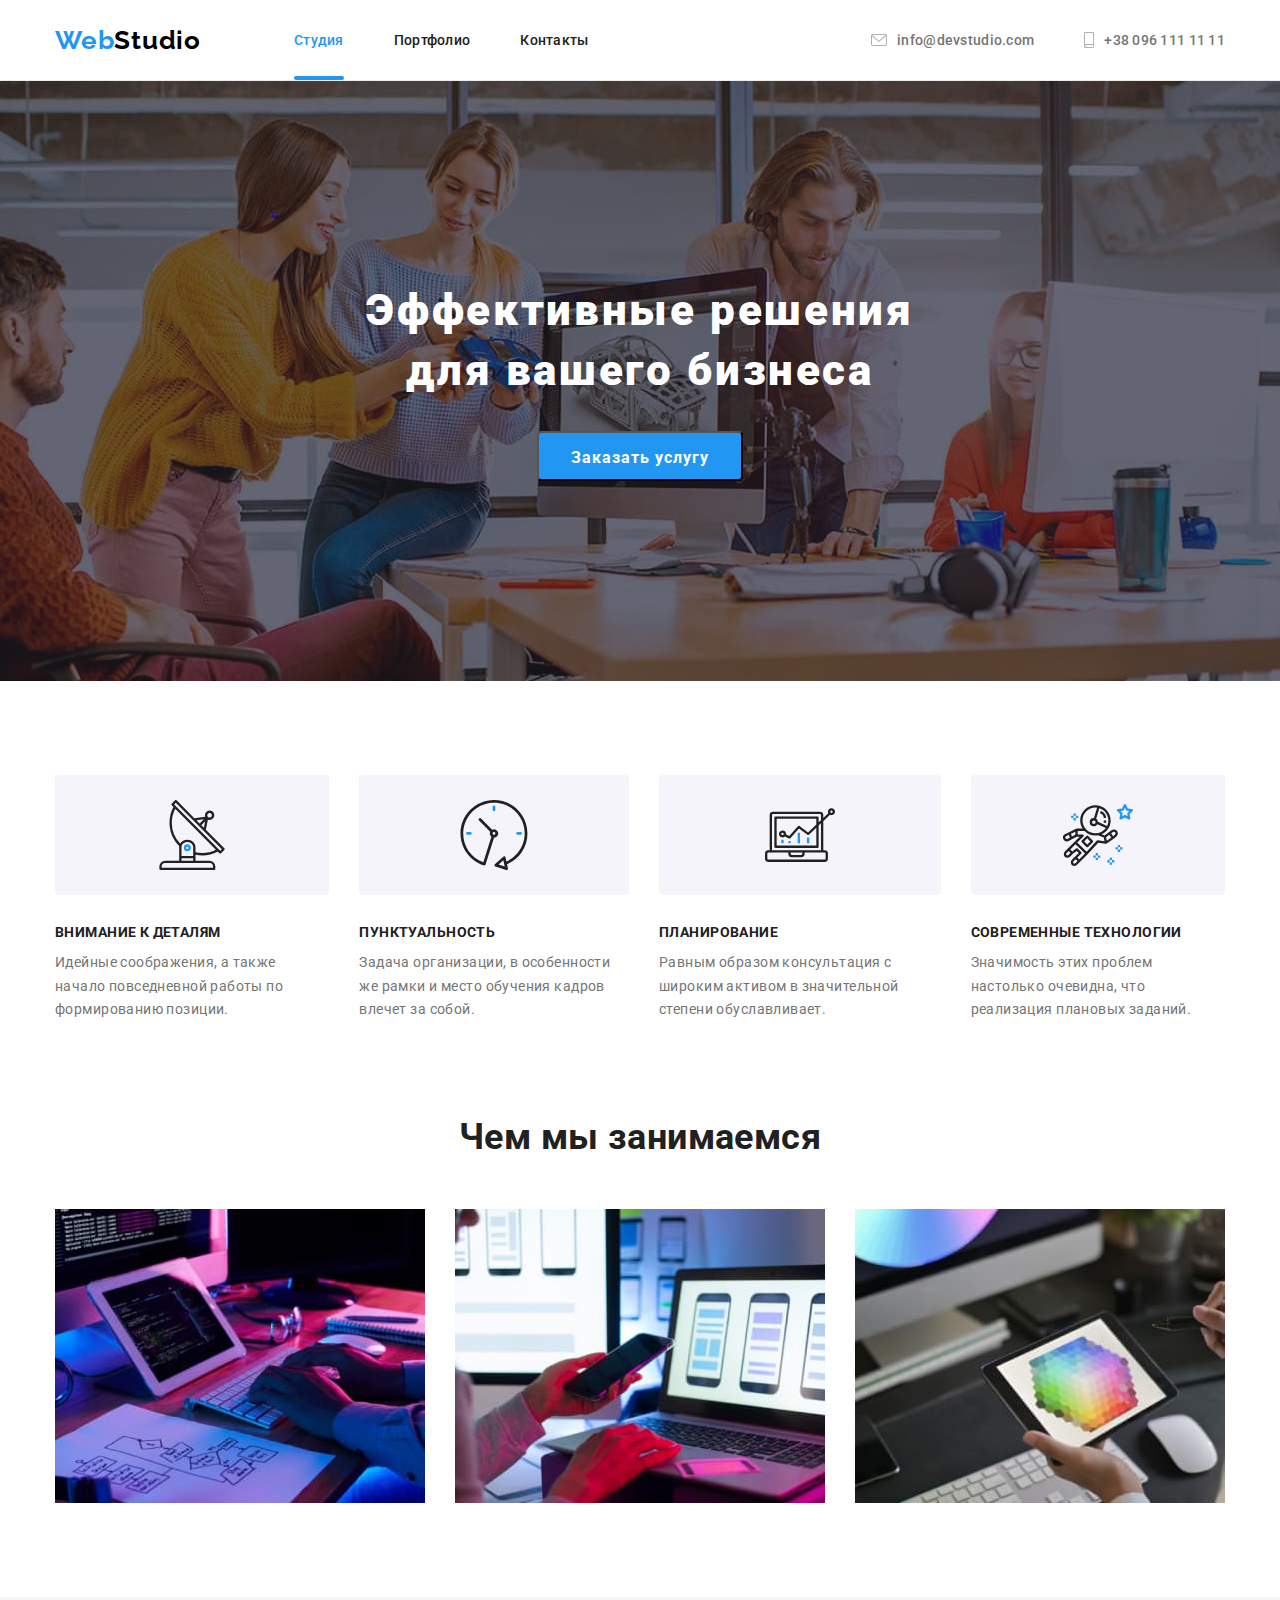
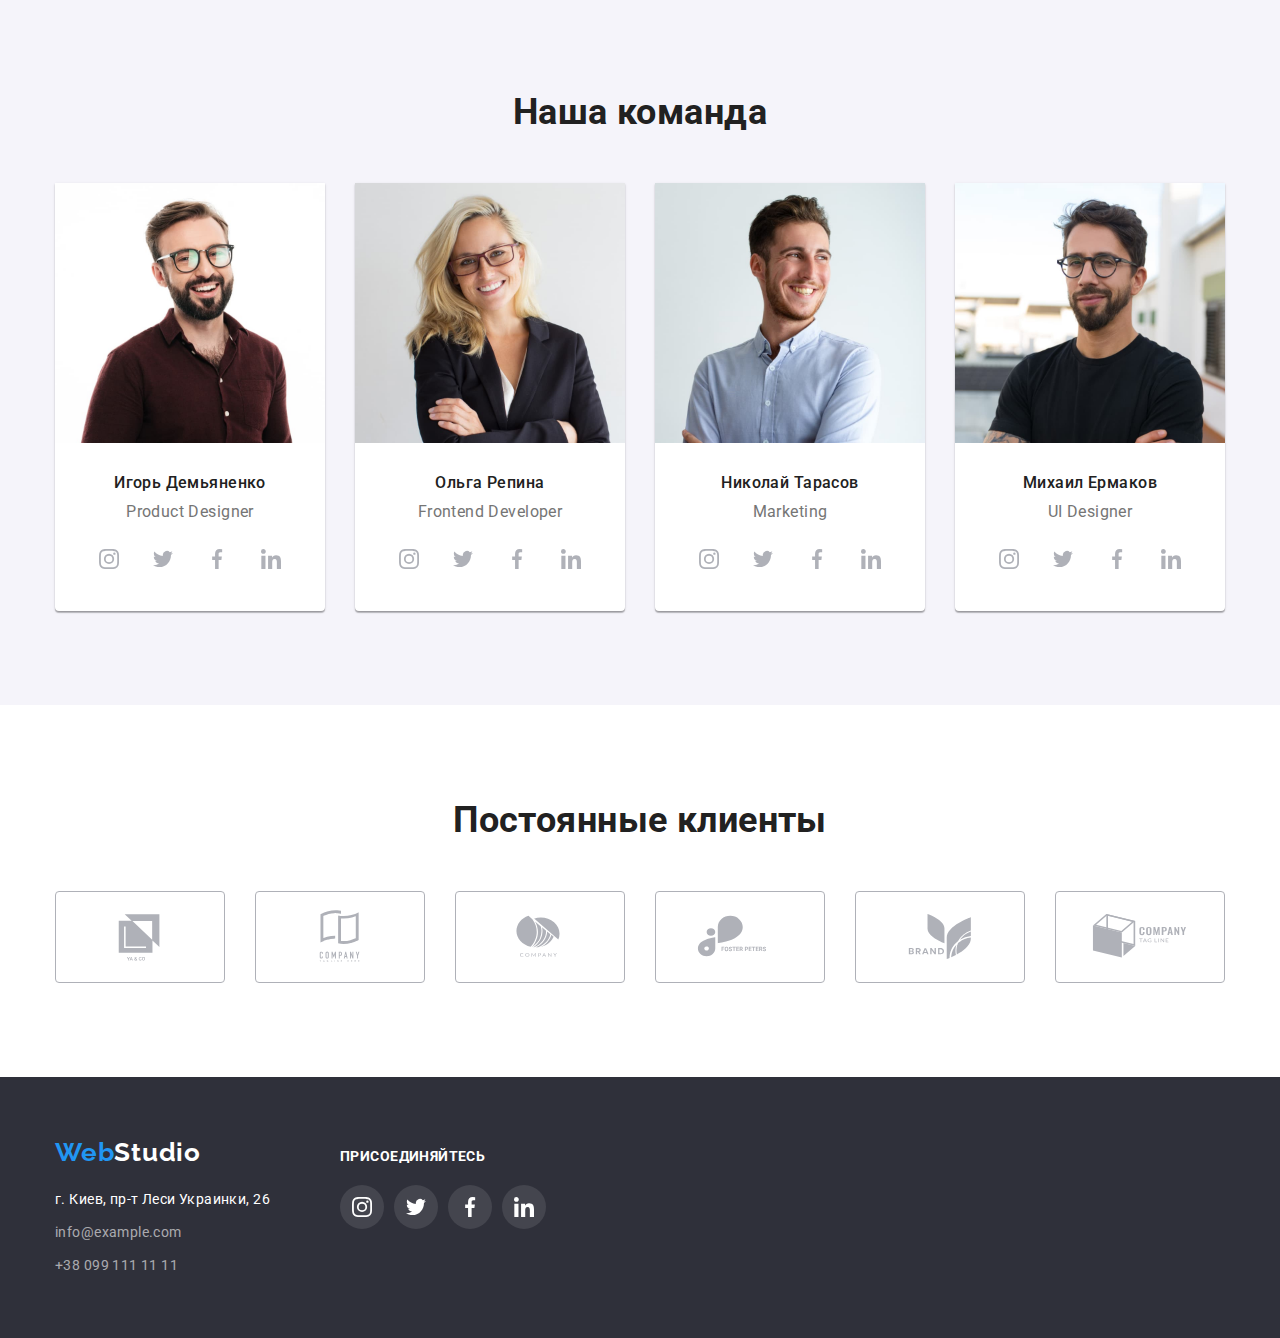
<file: index.html>
<!DOCTYPE html>
<html lang="ru">
<head>
    <meta charset="UTF-8">
    <meta http-equiv="X-UA-Compatible" content="IE=edge">
    <meta name="viewport" content="width=device-width, initial-scale=1.0">
    <title>Web Studio</title>
    <link rel="preconnect" href="https://fonts.googleapis.com">
    <link rel="preconnect" href="https://fonts.gstatic.com" crossorigin>
    <link href="https://fonts.googleapis.com/css2?family=Raleway:wght@700&family=Roboto:wght@400;500;700;900&display=swap"
        rel="stylesheet">
    <link rel="stylesheet" href="https://github.com/sindresorhus/modern-normalize/blob/main/modern-normalize.css">
    <link rel="stylesheet" href="./css/styles.css">
</head>
<body>
    <!--Шапка страницы-->
    <header class="page-header">
        <div class="container main-nav">
            <nav class="navigation">
                <a href="/" class="logo">
                    Web<span class="header-logo">Studio</span>
                </a>
                <ul class="site-nav list">
                    <li class= "item">
                        <a href="./index.html" class="link active">Студия</a>
                    </li>
                    <li class= "item">
                        <a href="./portfolio.html" class="link">Портфолио</a>
                    </li>
                    <li class= "item">
                        <a href="" class="link">Контакты</a>
                    </li>
                </ul>
            </nav>
            <ul class="contacts list">
                <li class= "item">
                    <a href="mailto:info@devstudio.com" class="link mail-header">
                        <svg class="icon-mail">
                            <use href="images/sprite.svg#icon-envelope">
                            </use>
                        </svg> 
                    info@devstudio.com</a>
                </li>
                <li class= "item"><a href="tel:+380961111111" class="link tel-header">
                    <svg class="icon-tel">
                        <use href="images/sprite.svg#icon-smartphone">                    
                        </use>
                    </svg>+38 096 111 11 11</a></li>
            </ul>
        </div>
    </header>
    <!--Уникальный контент страницы-->
    <main>
        
        <section class="hero">
            <div class="container hero-container">
            <h1 class="hero-title">Эффективные решения<br /> для вашего бизнеса</h1>
            <button type="button" class="hero-button">Заказать услугу</button>
            </div>
        </section>
        
        <section class="section features">
            <div class="container">
            <h2 class="section-title">Особенности</h2>
            <ul class="list features-list">
                <li class="item features-antenna">
                    <div class="features-icon">
                        <svg class="icon-antenna" width="70" height="70">
                            <use href="images/sprite.svg#icon-antenna-1">
                            </use>
                        </svg>
                    </div>
                    
                    <h3 class="title">Внимание к деталям</h3>
                    <p class="text">Идейные соображения, а также начало повседневной работы по формированию позиции.</p>
                </li>
                <li class="item features-clock">
                    <div class="features-icon">
                        <svg class="icon-clock" width="70" height="70">
                            <use href="images/sprite.svg#icon-clock-1">
                            </use>
                        </svg>
                    </div>
                    
                    <h3 class="title">Пунктуальность</h3>
                    <p class="text">Задача организации, в особенности же рамки и место обучения кадров влечет за собой.</p>
                </li>
                <li class="item features-diagram">
                    <div class="features-icon">
                        <svg class="icon-diagram" width="70" height="70">
                            <use href="images/sprite.svg#icon-diagram-1">
                            </use>
                        </svg>
                    </div>
                    
                    <h3 class="title">Планирование</h3>
                    <p class="text">Равным образом консультация с широким активом в значительной степени обуславливает.</p>
                </li>
                <li class="item features-astronaut">
                    <div class="features-icon">
                        <svg class="icon-astronaut" width="70" height="70">
                            <use href="images/sprite.svg#icon-astronaut-1">
                            </use>
                        </svg>
                    </div>
                    
                    <h3 class="title">Современные технологии</h3>
                    <p class="text">Значимость этих проблем настолько очевидна, что реализация плановых заданий.</p>
                </li>
            </ul>
            </div>
        </section>
        <section class="section">
            <div class="container">
            <h2 class="section-title">Чем мы занимаемся</h2>
            <ul class="work-list list">
                <li class="item">
                    <img src="./images/our_work1.jpg" class="thumb" alt="Разработка десктопной версии" width="370" />
                </li>
                <li class="item">
                    <img src="./images/our_work2.jpg" class="thumb" alt="Разработка мобильной версии" width="370" />
                </li>
                <li class="item">
                    <img src="./images/our_work3.jpg" class="thumb" alt="Разработка планшетной версии" width="370" />
                </li>
            </ul>
            </div>
        </section>
        <section class="section team">
            <div class="container">
            <h2 class="section-title">Наша команда</h2>
            <ul class="team-list list">
                <li class="item">
                    <img src="./images/our_team1.jpg" class="thumb" alt="Мужчина с бороодой в очкахв рубашке" width="270" />
                    <div class="description"><h3 class="names">Игорь Демьяненко</h3>
                        <p class="text">Product Designer</p>
                        <ul class="team-social list">
                            <li class="item">
                                <a href="" class="team-link">
                                    <svg class="team-icon">
                                        <use href="images/sprite.svg#icon-instagram-2">
                                        </use>
                                    </svg>
                                </a>
                            </li>
                            <li class="item">
                                <a href="" class="team-link">
                                    <svg class="team-icon">
                                        <use href="images/sprite.svg#icon-twitter-1">
                                        </use>
                                    </svg>
                                </a>
                            </li>
                            <li class="item">
                                <a href="" class="team-link">
                                    <svg class="team-icon">
                                        <use href="images/sprite.svg#icon-facebook-1">
                                        </use>
                                    </svg>
                                </a>
                            </li>
                            <li class="item">
                                <a href="" class="team-link">
                                    <svg class="team-icon">
                                        <use href="images/sprite.svg#icon-linkedin-1">
                                        </use>
                                    </svg>
                                </a>
                            </li>                        
                        </ul>
                    </div>            
                </li>
                <li class="item">
                    <img src="./images/our_team2.jpg" class="thumb" alt="Девушка с улыбкой в очках и в пиджаке" width="270" />
                    <div class="description"><h3 class="names">Ольга Репина</h3>
                    <p class="text">Frontend Developer</p>
                    <ul class="team-social list">
                        <li class="item">
                            <a href="" class="team-link">
                                <svg class="team-icon">
                                    <use href="images/sprite.svg#icon-instagram-2">
                                    </use>
                                </svg>
                            </a>
                        </li>
                        <li class="item">
                            <a href="" class="team-link">
                                <svg class="team-icon">
                                    <use href="images/sprite.svg#icon-twitter-1">
                                    </use>
                                </svg>
                            </a>
                        </li>
                        <li class="item">
                            <a href="" class="team-link">
                                <svg class="team-icon">
                                    <use href="images/sprite.svg#icon-facebook-1">
                                    </use>
                                </svg>
                            </a>
                        </li>
                        <li class="item">
                            <a href="" class="team-link">
                                <svg class="team-icon">
                                    <use href="images/sprite.svg#icon-linkedin-1">
                                    </use>
                                </svg>
                            </a>
                        </li>
                    </ul>
                </div>
                </li>
                <li class="item">
                    <img src="./images/our_team3.jpg" class="thumb" alt="Мужчина в рубашке" width="270" />
                    <div class="description"><h3 class="names">Николай Тарасов</h3>
                    <p class="text">Marketing</p>
                    <ul class="team-social list">
                        <li class="item">
                            <a href="" class="team-link">
                                <svg class="team-icon">
                                    <use href="images/sprite.svg#icon-instagram-2">
                                    </use>
                                </svg>
                            </a>
                        </li>
                        <li class="item">
                            <a href="" class="team-link">
                                <svg class="team-icon">
                                    <use href="images/sprite.svg#icon-twitter-1">
                                    </use>
                                </svg>
                            </a>
                        </li>
                        <li class="item">
                            <a href="" class="team-link">
                                <svg class="team-icon">
                                    <use href="images/sprite.svg#icon-facebook-1">
                                    </use>
                                </svg>
                            </a>
                        </li>
                        <li class="item">
                            <a href="" class="team-link">
                                <svg class="team-icon">
                                    <use href="images/sprite.svg#icon-linkedin-1">
                                    </use>
                                </svg>
                            </a>
                        </li>
                    </ul>
                </div>
                </li>
                <li class="item">
                    <img src="./images/our_team4.jpg" class="thumb" alt="Мужчина в футболке и очках на улице" width="270" />
                    <div class="description"><h3 class="names">Михаил Ермаков</h3>
                    <p class="text">UI Designer</p>
                    <ul class="team-social list">
                        <li class="item">
                            <a href="" class="team-link">
                                <svg class="team-icon">
                                    <use href="images/sprite.svg#icon-instagram-2">
                                    </use>
                                </svg>
                            </a>
                        </li>
                        <li class="item">
                            <a href="" class="team-link">
                                <svg class="team-icon">
                                    <use href="images/sprite.svg#icon-twitter-1">
                                    </use>
                                </svg>
                            </a>
                        </li>
                        <li class="item">
                            <a href="" class="team-link">
                                <svg class="team-icon">
                                    <use href="images/sprite.svg#icon-facebook-1">
                                    </use>
                                </svg>
                            </a>
                        </li>
                        <li class="item">
                            <a href="" class="team-link">
                                <svg class="team-icon">
                                    <use href="images/sprite.svg#icon-linkedin-1">
                                    </use>
                                </svg>
                            </a>
                        </li>
                    </ul>
                </div>
                </li>
            </ul>
            </div>
        </section>
        <section class="section">
            <div class="container">
                <h2 class="section-title">Постоянные клиенты</h2>
                <ul class="clients-list list">
                    <li class="clients-item item">
                        <a href="" class="link-clients"><svg class="clients-icon">
                            <use href="images/sprite.svg#icon-logo1">
                            </use>
                        </svg></a>
                    </li>
                    <li class="clients-item item">
                        <a href="" class="link-clients"><svg class="clients-icon">
                                <use href="images/sprite.svg#icon-logo2">
                                </use>
                            </svg></a>
                    </li>
                    <li class="clients-item item">
                        <a href="" class="link-clients"><svg class="clients-icon">
                                <use href="images/sprite.svg#icon-logo3">
                                </use>
                            </svg></a>
                    </li>
                    <li class="clients-item item">
                        <a href="" class="link-clients"><svg class="clients-icon">
                                <use href="images/sprite.svg#icon-logo4">
                                </use>
                            </svg></a>
                    </li>
                    <li class="clients-item item">
                        <a href="" class="link-clients"><svg class="clients-icon">
                                <use href="images/sprite.svg#icon-logo5">
                                </use>
                            </svg></a>
                    </li>
                    <li class="clients-item item">
                        <a href="" class="link-clients"><svg class="clients-icon">
                                <use href="images/sprite.svg#icon-logo6">
                                </use>
                            </svg></a>
                    </li>
                </ul>
                <div>
                    
                </div>
            </div>
        </section>
    </main>
    <!--Подвал страницы-->
    <footer class="footer">
        <div class="container footer-area">
            <div class="column-first column">
                <a href="/" class="logo">
                    <span>Web</span><span class="footer-logo">Studio</span>
                </a>
                <address>
                    <ul class="address-list list">
                        <li class="item"><a href="" class="link city">г. Киев, пр-т Леси Украинки, 26</a></li>
                        <li class="item"><a href="mailto:info@example.com" class="link mail">info@example.com</a></li>
                        <li class="item"><a href="tel:+380991111111" class="link tel">+38 099 111 11 11</a></li>
                    </ul>
                </address>
            </div>
            <div class="column-second column">
                <h2 class="column-title">присоединяйтесь</h2>
                <ul class="footer-social list">
                    <li class="item">
                        <a href="" class="link-subscribe">
                            <svg class="subscribe-icon">
                                <use href="images/sprite.svg#icon-instagram-2">
                                </use>
                            </svg>
                        </a>
                    </li>
                    <li class="item">
                        <a href="" class="link-subscribe">
                            <svg class="subscribe-icon">
                                <use href="images/sprite.svg#icon-twitter-1">
                                </use>
                            </svg>
                        </a>
                    </li>
                    <li class="item">
                        <a href="" class="link-subscribe">
                            <svg class="subscribe-icon">
                                <use href="images/sprite.svg#icon-facebook-1">
                                </use>
                            </svg>
                        </a>
                    </li>
                    <li class="item">
                        <a href="" class="link-subscribe">
                            <svg class="subscribe-icon">
                                <use href="images/sprite.svg#icon-linkedin-1">
                                </use>
                            </svg>
                        </a>
                    </li>
                </ul>
            </div>
        </div>
    
    </footer>
</body>
</html>
</file>
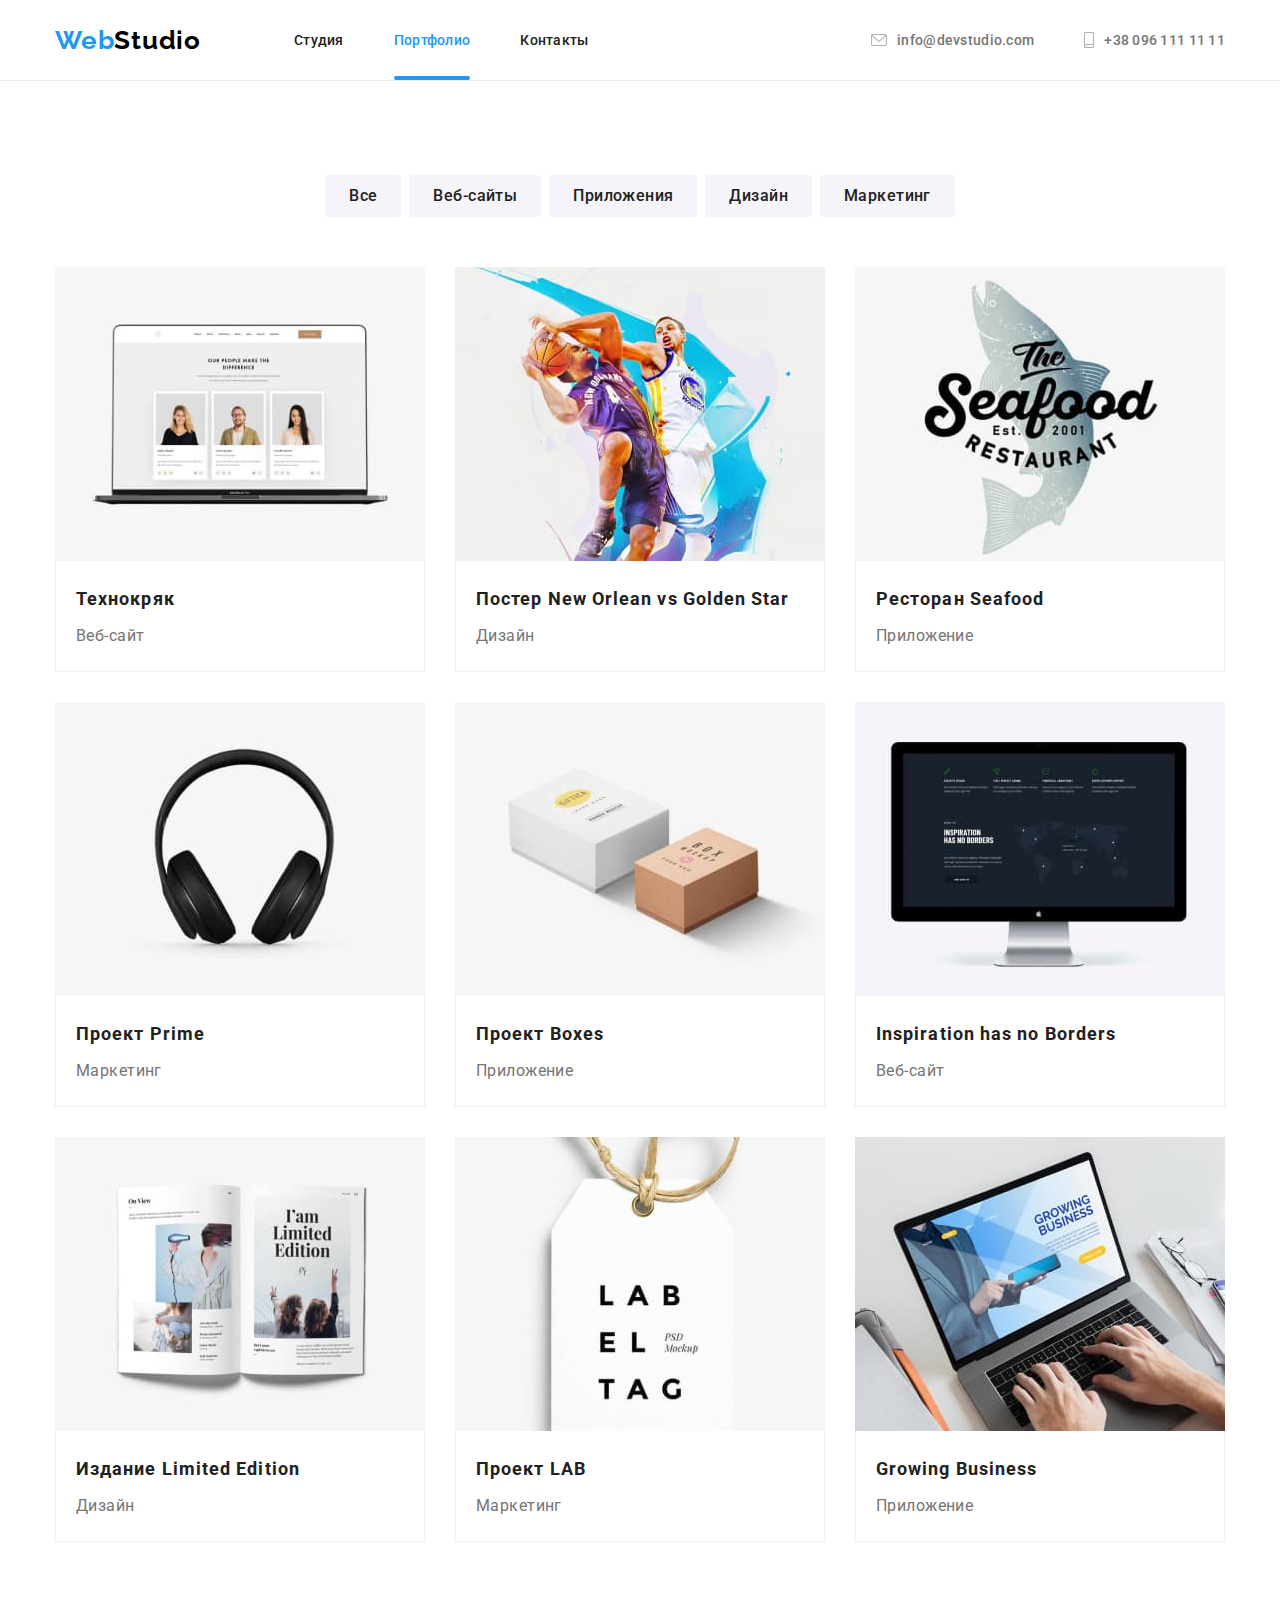
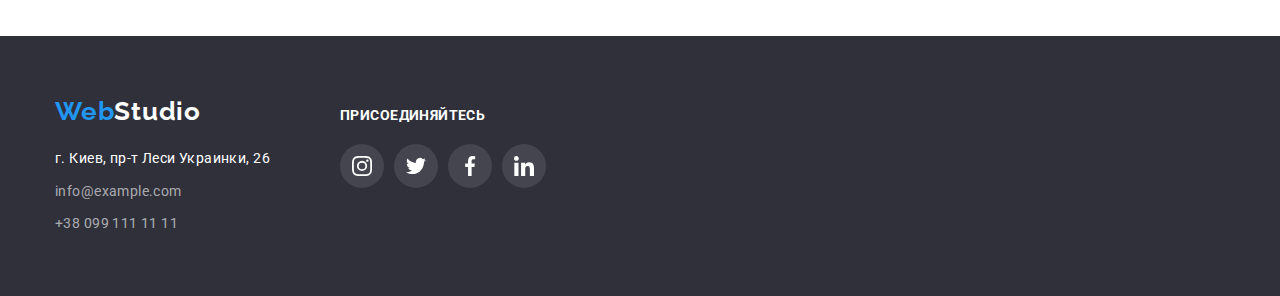
<file: portfolio.html>
<!DOCTYPE html>
<html lang="ru">

<head>
    <meta charset="UTF-8">
    <meta http-equiv="X-UA-Compatible" content="IE=edge">
    <meta name="viewport" content="width=device-width, initial-scale=1.0">
    <title>Web Studio</title>
    <link rel="preconnect" href="https://fonts.googleapis.com">
    <link rel="preconnect" href="https://fonts.gstatic.com" crossorigin>
    <link href="https://fonts.googleapis.com/css2?family=Raleway:wght@700&family=Roboto:wght@400;500;700;900&display=swap"
        rel="stylesheet">
    <link rel="stylesheet" href="https://github.com/sindresorhus/modern-normalize/blob/main/modern-normalize.css">
    <link rel="stylesheet" href="./css/styles.css">
</head>

<body>
    <!--Шапка страницы-->
    <header class="page-header">
        <div class="container main-nav">
            <nav class="navigation">
                <a href="/" class="logo">
                    Web<span class="header-logo">Studio</span>
                </a>
                <ul class="site-nav list">
                    <li class="item">
                        <a href="./index.html" class="link">Студия</a>
                    </li>
                    <li class="item">
                        <a href="./portfolio.html" class="link active">Портфолио</a>
                    </li>
                    <li class="item">
                        <a href="" class="link">Контакты</a>
                    </li>
                </ul>
            </nav>
            <ul class="contacts list">
                <li class="item">
                    <a href="mailto:info@devstudio.com" class="link mail-header">
                        <svg class="icon-mail">
                            <use href="images/sprite.svg#icon-envelope">
                            </use>
                        </svg>
                        info@devstudio.com</a>
                </li>
                <li class="item"><a href="tel:+380961111111" class="link tel-header">
                        <svg class="icon-tel">
                            <use href="images/sprite.svg#icon-smartphone">
                            </use>
                        </svg>+38 096 111 11 11</a></li>
            </ul>
        </div>
    </header>
    <!--Уникальный контент страницы-->
    <main>
        <section class="section portfolio">
            <div class="container">
                <ul class="filter list">
                    <li class="item"><button type="button" class="button">Все</button></li>
                    <li class="item"><button type="button" class="button">Веб-сайты</button></li>
                    <li class="item"><button type="button" class="button">Приложения</button></li>
                    <li class="item"><button type="button" class="button">Дизайн</button></li>
                    <li class="item"><button type="button" class="button">Маркетинг</button></li>
                </ul>
                <h2 class="section-title">Примеры работ</h2>
                <ul class="list type">
                    <li class="item">
                        <a href="" class="link">
                            <img src="./images/technocrack.jpg" class="thumb" alt="Открытый ноутбук с сайтом-примером" width="370" />
                        <div class="description"><h3 class="example">Технокряк</h3>
                        <p class="text">Веб-сайт</p></div>                         
                        </a>
                    </li>
                    <li class="item">
                        <a href="" class="link"><img src="./images/poster_new_orlean_vs_golden_star.jpg" class="thumb" alt="Дизайн постера" width="370" />
                        <div class="description">
                            <h3 class="example">Постер New Orlean vs Golden Star</h3>
                            <p class="text">Дизайн</p>
                        </div></a>                        
                    </li>
                    <li class="item"><a href="" class="link"><img src="./images/restaurant_seafood.jpg" class="thumb" alt="Логотип рыбного ресторана" width="370" />
                        <div class="description">
                            <h3 class="example">Ресторан Seafood</h3>
                            <p class="text">Приложение</p>
                        </div></a>                        
                    </li>
                    <li class="item"><a href="" class="link"><img src="./images/project_prime.jpg" class="thumb" alt="Наушники" width="370" />
                        <div class="description">
                            <h3 class="example">Проект Prime</h3>
                            <p class="text">Маркетинг</p>
                        </div></a>                        
                    </li>
                    <li class="item"><a href="" class="link"><img src="./images/project_boxes.jpg" class="thumb" alt="Две коробки" width="370" />
                        <div class="description">
                            <h3 class="example">Проект Boxes</h3>
                            <p class="text">Приложение</p>
                        </div></a>                        
                    </li>
                    <li class="item"><a href="" class="link"><img src="./images/inspiration_has_no_borders.jpg" class="thumb" alt="Монитор" width="370" />
                        <div class="description">
                            <h3 class="example">Inspiration has no Borders</h3>
                            <p class="text">Веб-сайт</p>
                        </div></a>                        
                    </li>
                    <li class="item"><a href="" class="link"><img src="./images/edition_limited_edition.jpg" class="thumb" alt="Открытый журнал" width="370" />
                        <div class="description">
                            <h3 class="example">Издание Limited Edition</h3>
                            <p class="text">Дизайн</p>
                        </div></a>                        
                    </li>
                    <li class="item"><a href="" class="link"><img src="./images/project_lab.jpg" class="thumb" alt="Лейба на веревке" width="370" />
                        <div class="description">
                            <h3 class="example">Проект LAB</h3>
                            <p class="text">Маркетинг</p>
                        </div></a>                        
                    </li>
                    <li class="item"><a href="" class="link"><img src="./images/growing_business.jpg" class="thumb" alt="Человек работает на ноутбуке" width="370" />
                        <div class="description">
                            <h3 class="example">Growing Business</h3>
                            <p class="text">Приложение</p>
                        </div></a>                        
                    </li>
                </ul>
            </div>
        </section>
    </main>
    <!--Подвал страницы-->
    <footer class="footer">
        <div class="container footer-area">
            <div class="column-first column">
                <a href="/" class="logo">
                    <span>Web</span><span class="footer-logo">Studio</span>
                </a>
                <address>
                    <ul class="address-list list">
                        <li class="item"><a href="" class="link city">г. Киев, пр-т Леси Украинки, 26</a></li>
                        <li class="item"><a href="mailto:info@example.com" class="link mail">info@example.com</a></li>
                        <li class="item"><a href="tel:+380991111111" class="link tel">+38 099 111 11 11</a></li>
                    </ul>
                </address>
            </div>
            <div class="column-second column">
                <h2 class="column-title">присоединяйтесь</h2>
                <ul class="footer-social list">
                    <li class="item">
                        <a href="" class="link-subscribe">
                            <svg class="subscribe-icon">
                                <use href="images/sprite.svg#icon-instagram-2">
                                </use>
                            </svg>
                        </a>
                    </li>
                    <li class="item">
                        <a href="" class="link-subscribe">
                            <svg class="subscribe-icon">
                                <use href="images/sprite.svg#icon-twitter-1">
                                </use>
                            </svg>
                        </a>
                    </li>
                    <li class="item">
                        <a href="" class="link-subscribe">
                            <svg class="subscribe-icon">
                                <use href="images/sprite.svg#icon-facebook-1">
                                </use>
                            </svg>
                        </a>
                    </li>
                    <li class="item">
                        <a href="" class="link-subscribe">
                            <svg class="subscribe-icon">
                                <use href="images/sprite.svg#icon-linkedin-1">
                                </use>
                            </svg>
                        </a>
                    </li>
                </ul>
            </div>
        </div>
    
    </footer>
</body>

</html>
</file>
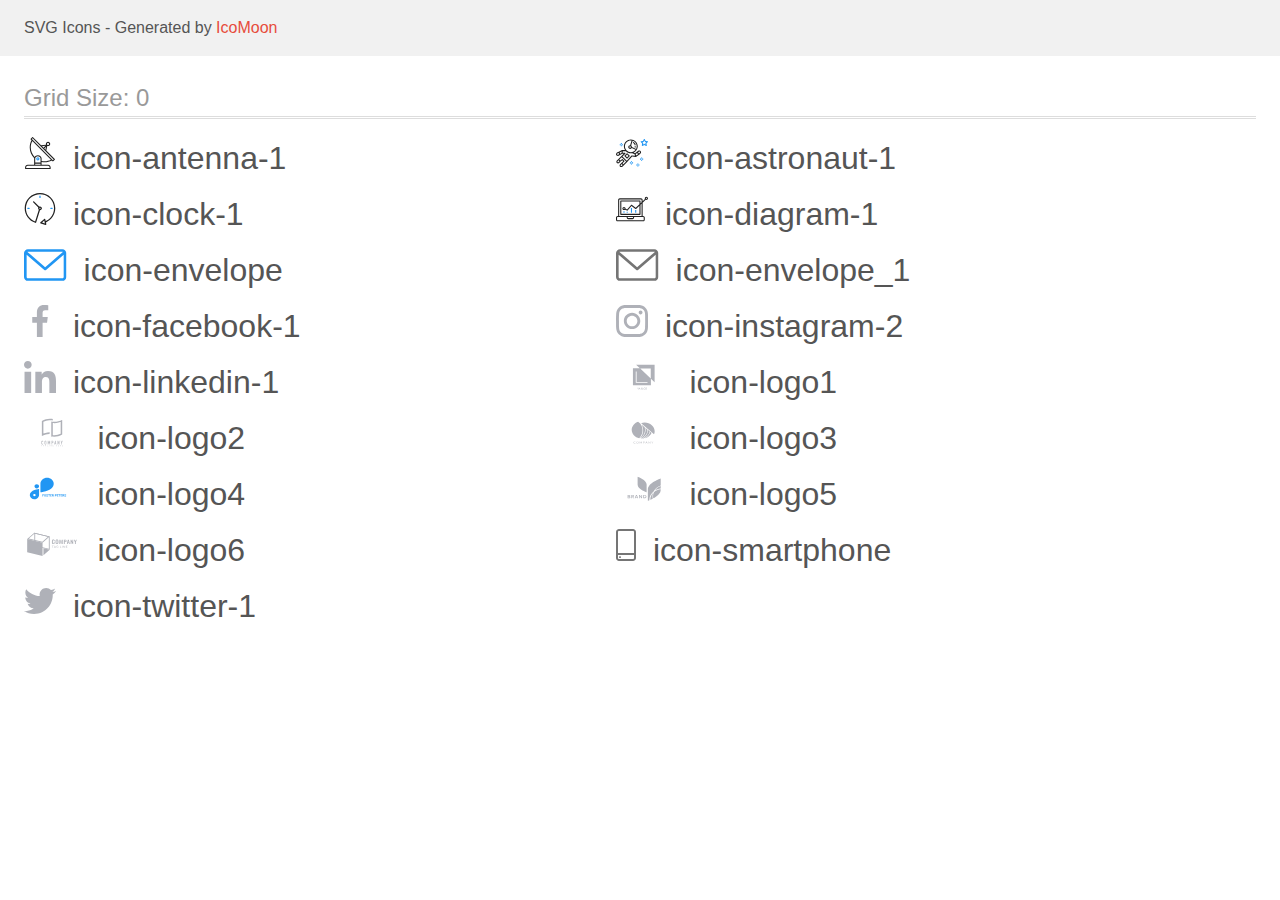
<file: images/sprite/demo.html>
<!doctype html>
<html>
<head>
    <title>IcoMoon - SVG Icons</title>
    <meta charset="utf-8">
    <meta name="viewport" content="width=device-width, initial-scale=1">
    <link rel="stylesheet" href="demo-files/demo.css">
    <link rel="stylesheet" href="style.css">
</head>
<body>
<svg aria-hidden="true" style="position: absolute; width: 0; height: 0; overflow: hidden;" version="1.1" xmlns="http://www.w3.org/2000/svg" xmlns:xlink="http://www.w3.org/1999/xlink">
<defs>
<symbol id="icon-antenna-1" viewBox="0 0 32 32">
<path fill="#212121" style="fill: var(--color1, #212121)" d="M30.773 22.098l-8.443-8.505 0.937-4.616c0.225 0.090 0.485 0.144 0.758 0.146h0.007c0.008 0 0.017 0 0.026 0 1.192 0 2.159-0.967 2.159-2.159s-0.967-2.159-2.159-2.159c-1.192 0-2.159 0.967-2.159 2.159 0 0.259 0.046 0.508 0.13 0.739l-0.005-0.015-4.96 0.606-8.091-8.133c-0.096-0.098-0.229-0.159-0.376-0.16h-0c-0.14 0.001-0.274 0.057-0.373 0.155l-1.512 1.504c-0.096 0.097-0.156 0.23-0.156 0.377s0.060 0.281 0.156 0.377v0l0.814 0.825c-1.143 2.062-1.816 4.522-1.816 7.139 0 4.106 1.656 7.824 4.336 10.525l-0.001-0.001c0.043 0.041 0.092 0.074 0.146 0.097-0.032 0.164-0.051 0.353-0.052 0.546v6.188h-6.4c-1.472 0.001-2.666 1.194-2.667 2.666v1.067c0 0.295 0.239 0.534 0.534 0.534h24.534c0.294 0 0.533-0.239 0.533-0.534v-1.067c-0.002-1.472-1.195-2.665-2.666-2.666h-6.4v-2.742c1.003 0.21 2.024 0.317 3.049 0.32 2.58-0.003 5.005-0.663 7.117-1.822l-0.077 0.039 0.818 0.823c0.099 0.101 0.235 0.159 0.376 0.16 0.14-0.001 0.274-0.057 0.373-0.155l1.512-1.504c0.096-0.097 0.156-0.23 0.156-0.377s-0.060-0.281-0.156-0.377v0zM23.28 6.233c0.193-0.192 0.459-0.31 0.752-0.31 0.589 0 1.067 0.478 1.067 1.066s-0.477 1.066-1.067 1.066c-0 0-0 0-0 0h-0.004c-0.587-0.003-1.061-0.479-1.061-1.066 0-0.295 0.12-0.563 0.314-0.756l0-0h-0.002zM22.024 9.737l-0.598 2.946-1.175-1.183 1.774-1.763zM21.419 8.835l-1.92 1.909-1.486-1.493 3.406-0.416zM24.004 28.8c0.884 0 1.6 0.716 1.6 1.6v0 0.534h-23.466v-0.534c0-0.884 0.716-1.6 1.6-1.6v0h20.267zM16.538 26.666v1.067h-5.334v-1.067h5.334zM11.204 25.6v-4.053c0-1.294 1.196-2.346 2.667-2.346s2.667 1.053 2.667 2.346v4.053h-5.334zM17.604 23.904v-2.357c0-1.882-1.675-3.413-3.733-3.413-0.017-0-0.038-0-0.058-0-1.353 0-2.54 0.707-3.213 1.771l-0.009 0.016c-2.36-2.482-3.812-5.846-3.812-9.55 0-2.314 0.567-4.496 1.569-6.414l-0.036 0.077 18.602 18.709c-1.823 0.947-3.979 1.502-6.266 1.502-1.079 0-2.128-0.124-3.136-0.357l0.093 0.018zM28.893 23.22l-21.057-21.181 0.754-0.752 7.935 7.98c0.004 0 0.006 0.007 0.010 0.010l13.114 13.191-0.757 0.752z"></path>
<path fill="#2196f3" style="fill: var(--color2, #2196f3)" d="M13.876 20.267h-0.005c-0.001 0-0.002 0-0.002 0-0.884 0-1.6 0.716-1.6 1.6s0.715 1.599 1.597 1.6h0.005c0.001 0 0.001 0 0.002 0 0.884 0 1.6-0.716 1.6-1.6s-0.715-1.599-1.598-1.6h-0zM14.249 22.245c-0.096 0.096-0.229 0.155-0.376 0.155-0.295 0-0.534-0.239-0.534-0.534s0.238-0.533 0.532-0.533h0c0.293 0.001 0.531 0.239 0.531 0.533 0 0.148-0.060 0.282-0.157 0.378l-0 0h0.005z"></path>
</symbol>
<symbol id="icon-astronaut-1" viewBox="0 0 32 32">
<path fill="#2196f3" style="fill: var(--color2, #2196f3)" d="M31.974 4.524c-0.064-0.191-0.227-0.332-0.427-0.362l-0.003-0-1.911-0.278-0.855-1.731c-0.179-0.365-0.777-0.365-0.956 0l-0.855 1.731-1.911 0.278c-0.26 0.039-0.457 0.26-0.457 0.528 0 0.15 0.062 0.285 0.161 0.382l1.383 1.348-0.326 1.903c-0.034 0.2 0.048 0.402 0.212 0.522 0.166 0.12 0.383 0.135 0.562 0.040l1.709-0.899 1.709 0.899c0.072 0.038 0.157 0.061 0.247 0.061 0.295 0 0.534-0.239 0.534-0.534 0-0.031-0.003-0.062-0.008-0.092l0 0.003-0.326-1.903 1.383-1.348c0.099-0.097 0.161-0.233 0.161-0.382 0-0.059-0.009-0.115-0.027-0.168l0.001 0.004zM29.511 5.851c-0.126 0.122-0.183 0.299-0.153 0.472l0.191 1.114-1-0.526c-0.072-0.039-0.158-0.062-0.249-0.062s-0.177 0.023-0.252 0.063l0.003-0.001-1 0.526 0.191-1.114c0.005-0.027 0.008-0.059 0.008-0.091 0-0.149-0.061-0.285-0.16-0.381l-0-0-0.811-0.79 1.119-0.162c0.174-0.025 0.324-0.134 0.402-0.292l0.5-1.013 0.5 1.013c0.078 0.158 0.228 0.267 0.402 0.292l1.119 0.162-0.809 0.79zM26.134 20.522h-1.067v1.067h1.067v-1.067zM26.134 22.656h-1.067v1.066h1.067v-1.066zM27.2 21.589h-1.067v1.067h1.067v-1.067zM25.067 21.589h-1.067v1.067h1.067v-1.067zM22.4 26.389h-1.067v1.067h1.067v-1.067zM22.4 28.523h-1.067v1.067h1.067v-1.067zM23.467 27.456h-1.067v1.067h1.067v-1.067zM21.334 27.456h-1.067v1.067h1.067v-1.067zM16 24.256h-1.066v1.067h1.066v-1.067zM16 26.389h-1.066v1.067h1.066v-1.067zM17.067 25.322h-1.067v1.067h1.067v-1.067zM14.934 25.322h-1.067v1.067h1.067v-1.067zM5.867 6.122h-1.066v1.066h1.066v-1.066zM5.867 8.256h-1.066v1.066h1.066v-1.066zM6.933 7.189h-1.067v1.067h1.066v-1.067zM4.8 7.189h-1.067v1.067h1.067v-1.067z"></path>
<path fill="#212121" style="fill: var(--color1, #212121)" d="M24.715 14.16c-0.28-0.376-0.698-0.636-1.179-0.703l-0.009-0.001c-0.076-0.012-0.164-0.018-0.254-0.018-0.411 0-0.789 0.139-1.090 0.373l0.004-0.003-1.253 0.96-1.898 1.417-1.358-0.541c2.421-1.086 4.113-3.508 4.113-6.32 0-3.823-3.122-6.934-6.961-6.934s-6.961 3.11-6.961 6.934c0 1.386 0.415 2.674 1.12 3.759l-2.768-0.024c-0.009 0-0.016 0.005-0.023 0.005-0.057 0.003-0.11 0.014-0.159 0.033l0.004-0.001c-0.013 0.005-0.026 0.007-0.038 0.013-0.006 0.003-0.013 0.003-0.019 0.006l-3.233 1.596c-0 0-0.001 0-0.001 0.001l-1.893 0.91c-0.024 0.011-0.045 0.023-0.065 0.036l0.001-0.001c-0.482 0.324-0.795 0.867-0.795 1.483 0 0.297 0.073 0.577 0.201 0.823l-0.005-0.010c0.22 0.424 0.592 0.742 1.043 0.885l0.013 0.003c0.161 0.053 0.345 0.083 0.537 0.083 0.308 0 0.598-0.078 0.851-0.216l-0.009 0.005 1.388-0.738 2.264-1.169 1.357-0.008-5.442 5.415c0 0.001-0.001 0.001-0.001 0.001l-1.339 1.333c-0.303 0.299-0.491 0.714-0.491 1.173 0 0.002 0 0.003 0 0.005v-0c0.002 0.919 0.748 1.664 1.667 1.664 0.001 0 0.002 0 0.002 0h-0c0.428 0 0.854-0.162 1.18-0.485l1.314-1.309 1.741-1.3 0.901 0.897-3.102 3.088c-0.303 0.299-0.491 0.714-0.491 1.173 0 0.001 0 0.003 0 0.004v-0c0 0.445 0.174 0.864 0.49 1.179 0.302 0.3 0.717 0.485 1.176 0.485 0.001 0 0.002 0 0.003 0h-0c0.427 0 0.855-0.162 1.18-0.485l4.488-4.472c0.007-0.006 0.016-0.009 0.022-0.016l5.166-5.658 3.471 0.494c0.025 0.004 0.050 0.006 0.075 0.006 0.064 0 0.127-0.016 0.187-0.038 0.017-0.006 0.032-0.015 0.049-0.023 0.019-0.010 0.039-0.015 0.058-0.027l3.213-2.133c0.012-0.008 0.018-0.021 0.029-0.030 0.013-0.010 0.029-0.014 0.041-0.026l1.271-1.191c0.348-0.326 0.564-0.787 0.564-1.3 0-0.4-0.132-0.769-0.355-1.066l0.003 0.005zM2.13 17.77c-0.098 0.054-0.215 0.086-0.34 0.086-0.078 0-0.153-0.013-0.224-0.036l0.005 0.001c-0.294-0.093-0.504-0.364-0.504-0.683 0-0.235 0.114-0.444 0.289-0.575l0.002-0.001 1.314-0.632 0.316 0.924 0.133 0.389-0.992 0.527zM5.627 15.942l-1.548 0.8-0.255-0.746-0.184-0.537 2.027-1.001-0.040 1.484zM20.727 9.322c0 0.918-0.219 1.785-0.599 2.56l-4.181-1.899c-0.044-0.575-0.342-1.072-0.782-1.384l-0.006-0.004 1.464-4.861c2.377 0.757 4.104 2.975 4.104 5.588zM8.938 9.322c0-3.235 2.644-5.867 5.894-5.867 0.253 0 0.5 0.022 0.745 0.053l-1.432 4.753c-0.019 0-0.037-0.006-0.057-0.006-0 0-0.001 0-0.001 0-1.032 0-1.869 0.835-1.872 1.867v0c0.003 1.031 0.84 1.867 1.872 1.867 0 0 0 0 0.001 0h-0c0.695 0 1.295-0.383 1.618-0.944l3.863 1.755c-1.075 1.447-2.795 2.39-4.737 2.39-3.25 0-5.894-2.632-5.894-5.867zM14.895 10.122c0 0.441-0.362 0.8-0.806 0.8-0 0-0.001 0-0.001 0-0.443 0-0.802-0.358-0.804-0.8v-0c0-0.441 0.361-0.8 0.806-0.8s0.806 0.359 0.806 0.8zM2.464 25.146c-0.11 0.109-0.261 0.176-0.428 0.176s-0.317-0.067-0.427-0.175l0 0c-0.109-0.108-0.176-0.257-0.176-0.422s0.067-0.314 0.176-0.422l0-0 0.962-0.959 0.852 0.848-0.959 0.954zM5.678 28.88c-0.11 0.109-0.261 0.176-0.428 0.176s-0.317-0.067-0.427-0.175l0 0c-0.109-0.108-0.176-0.257-0.176-0.422s0.067-0.314 0.176-0.422l0-0 0.963-0.959 0.852 0.848-0.96 0.955zM9.16 25.411l-0.001 0.001-1.765 1.76-0.852-0.848 1.765-1.757c0.040-0.040 0.065-0.088 0.090-0.136 0.007-0.014 0.020-0.026 0.026-0.040 0.016-0.041 0.019-0.085 0.026-0.128 0.003-0.025 0.014-0.048 0.014-0.073 0-0.035-0.013-0.070-0.020-0.105-0.006-0.032-0.006-0.064-0.019-0.096-0.025-0.053-0.055-0.098-0.092-0.138l0 0c-0.010-0.012-0.014-0.026-0.025-0.038h-0.001s0-0.001-0.001-0.002l-1.607-1.6c-0.017-0.017-0.039-0.024-0.058-0.038-0.025-0.021-0.054-0.040-0.084-0.056l-0.003-0.001c-0.026-0.012-0.058-0.023-0.090-0.031l-0.003-0.001c-0.030-0.009-0.065-0.017-0.101-0.020l-0.002-0c-0.007-0-0.015-0-0.023-0-0.026 0-0.051 0.002-0.075 0.005l0.003-0c-0.036 0.005-0.069 0.009-0.104 0.021s-0.064 0.027-0.094 0.045c-0.020 0.011-0.043 0.015-0.061 0.029l-1.774 1.324-0.901-0.897 2.399-2.386 4.36 4.289-0.928 0.919zM15.979 18.394c-0.016-0.002-0.030 0.004-0.046 0.003-0.008-0-0.017-0.001-0.027-0.001-0.031 0-0.062 0.003-0.092 0.008l0.003-0c-0.070 0.011-0.132 0.035-0.187 0.070l0.002-0.001c-0.030 0.018-0.057 0.037-0.083 0.061-0.013 0.011-0.028 0.016-0.040 0.029l-4.698 5.146-4.328-4.256 2.833-2.818c0.096-0.097 0.156-0.23 0.156-0.377 0-0.295-0.239-0.534-0.534-0.534-0.001 0-0.001 0-0.002 0h0l-2.219 0.013 0.028-1.607 3.104 0.027c1.264 1.297 3.027 2.101 4.978 2.101 0.001 0 0.002 0 0.003 0h-0c0.438 0 0.864-0.046 1.28-0.122 0.040 0.032 0.080 0.064 0.129 0.085l2.41 0.96 0.152 0.758 0.178 0.886-3.003-0.427zM20.020 18.572l-0.313-1.558 1.446-1.080 0.946 1.257-2.080 1.381zM23.773 15.741l-0.837 0.785-0.931-1.236 0.831-0.637c0.155-0.119 0.351-0.168 0.543-0.143 0.193 0.027 0.364 0.128 0.48 0.284 0.088 0.117 0.141 0.265 0.141 0.426 0 0.206-0.087 0.391-0.226 0.521l-0 0z"></path>
<path fill="#212121" style="fill: var(--color1, #212121)" d="M13.602 18.544l-2.143-2.134c-0.096-0.096-0.229-0.155-0.376-0.155s-0.28 0.059-0.376 0.155l-2.143 2.133c-0.097 0.097-0.156 0.23-0.156 0.378s0.060 0.281 0.156 0.378l-0-0 2.142 2.134c0.096 0.096 0.229 0.156 0.376 0.156s0.28-0.059 0.376-0.156v0l2.143-2.134c0.097-0.097 0.157-0.23 0.157-0.378s-0.060-0.281-0.157-0.378l-0-0zM11.083 20.303l-1.387-1.381 1.386-1.381 1.387 1.381-1.387 1.381zM17.164 5.071l-0.258 1.036c0.071 0.018 1.738 0.452 1.738 2.149h1.067c0-2.017-1.666-2.965-2.547-3.184zM19.711 9.322h-1.067v1.066h1.067v-1.066z"></path>
</symbol>
<symbol id="icon-clock-1" viewBox="0 0 32 32">
<path fill="#212121" style="fill: var(--color1, #212121)" d="M31.296 15.301c-0.001-8.452-6.855-15.303-15.308-15.301s-15.303 6.855-15.301 15.308c0.002 6.788 4.422 12.543 10.541 14.545l0.108 0.031c0.061 0.019 0.123 0.029 0.187 0.029 0.12 0 0.238-0.032 0.342-0.094 0.135-0.080 0.236-0.207 0.283-0.357l3.865-12.25c1.054-0.004 1.906-0.859 1.906-1.913 0-1.056-0.856-1.913-1.913-1.913-0.303 0-0.59 0.071-0.845 0.196l0.011-0.005-5.106-5.107c-0.114-0.11-0.271-0.179-0.443-0.179-0.352 0-0.638 0.286-0.638 0.638 0 0.172 0.068 0.328 0.179 0.443l-0-0 5.103 5.109c-0.121 0.241-0.191 0.525-0.191 0.826 0 0.602 0.283 1.137 0.723 1.48l0.004 0.003-3.682 11.673c-7.278-2.681-11.004-10.754-8.324-18.032s10.754-11.004 18.032-8.323c7.278 2.681 11.004 10.754 8.323 18.032-1.345 3.581-4.003 6.406-7.374 7.938l-0.088 0.036-0.398-1.874c-0.063-0.291-0.318-0.506-0.624-0.506-0.164 0-0.313 0.062-0.426 0.163l0.001-0.001-3.837 3.426c-0.132 0.117-0.214 0.287-0.214 0.477 0 0.283 0.185 0.524 0.441 0.606l0.005 0.001 4.899 1.563c0.058 0.020 0.126 0.031 0.196 0.031 0.352 0 0.637-0.285 0.637-0.637 0-0.047-0.005-0.093-0.015-0.138l0.001 0.004-0.391-1.839c5.528-2.374 9.329-7.772 9.329-14.057 0-0.011 0-0.023-0-0.034v0.002zM15.992 14.664c0.352 0 0.638 0.286 0.638 0.638s-0.285 0.638-0.638 0.638v0c-0.352 0-0.638-0.286-0.638-0.638s0.286-0.638 0.638-0.638v0zM18.092 29.528l2.184-1.948 0.603 2.84-2.787-0.892z"></path>
<path fill="#2196f3" style="fill: var(--color2, #2196f3)" d="M15.354 3.185v1.275c0 0.352 0.286 0.638 0.638 0.638s0.638-0.285 0.638-0.638v0-1.275c0-0.352-0.285-0.638-0.638-0.638s-0.638 0.285-0.638 0.638v0zM3.876 14.664c-0.352 0-0.638 0.286-0.638 0.638s0.285 0.638 0.638 0.638h1.275c0.352 0 0.638-0.286 0.638-0.638s-0.285-0.638-0.638-0.638h-1.275zM28.108 15.939c0.352 0 0.638-0.286 0.638-0.638s-0.285-0.638-0.638-0.638h-1.275c-0.352 0-0.638 0.286-0.638 0.638s0.285 0.638 0.638 0.638h1.275z"></path>
</symbol>
<symbol id="icon-diagram-1" viewBox="0 0 32 32">
<path fill="#2196f3" style="fill: var(--color2, #2196f3)" d="M14.926 14.965h1.066v4.798h-1.066v-4.798zM19.19 17.097h1.066v2.665h-1.066v-2.665zM10.661 18.696h1.066v1.066h-1.066v-1.066zM7.463 18.163h1.066v1.599h-1.066v-1.599z"></path>
<path fill="#212121" style="fill: var(--color1, #212121)" d="M1.599 28.291h25.586c0 0 0 0 0 0 0.883 0 1.599-0.716 1.599-1.599v0-2.132c0-0.883-0.716-1.599-1.599-1.599v0h-0.533v-13.294l3.028-2.868c0.207 0.104 0.452 0.166 0.711 0.166 0.888 0 1.608-0.72 1.608-1.608s-0.72-1.608-1.608-1.608c-0.888 0-1.608 0.72-1.608 1.608 0 0.247 0.056 0.481 0.155 0.69l-0.004-0.010-2.281 2.162v-1.23c0-0.883-0.716-1.599-1.599-1.599v0h-21.323c-0.883 0-1.599 0.716-1.599 1.599v0 15.992h-0.533c-0.883 0-1.599 0.716-1.599 1.599v0 2.132c0 0.883 0.716 1.599 1.599 1.599v0zM30.384 4.837c0.294 0 0.533 0.239 0.533 0.533s-0.239 0.533-0.533 0.533v0c-0.294 0-0.533-0.239-0.533-0.533s0.239-0.533 0.533-0.533v0zM3.198 6.969c0-0.294 0.239-0.533 0.533-0.533h21.323c0.294 0 0.533 0.239 0.533 0.533v2.239l-1.066 1.013v-2.185c0-0.295-0.239-0.534-0.534-0.534h-19.189c-0.294 0-0.534 0.239-0.534 0.533v13.327c0 0.294 0.239 0.533 0.534 0.533h19.189c0.295 0 0.534-0.239 0.534-0.533v-9.675l1.066-1.010v12.283h-22.389v-15.991zM7.996 13.899c-0.001 0-0.003 0-0.005 0-0.883 0-1.599 0.716-1.599 1.599s0.716 1.599 1.599 1.599c0.432 0 0.824-0.172 1.112-0.45l-0 0 1.853 0.93c0.215 0.107 0.476 0.057 0.636-0.122l3.939-4.432 3.872 2.902c0.208 0.155 0.498 0.139 0.686-0.039l3.365-3.188v8.131h-18.123v-12.261h18.123v2.661l-3.771 3.572-3.904-2.927c-0.088-0.067-0.2-0.107-0.32-0.107-0.158 0-0.3 0.069-0.398 0.178l-0 0.001-3.993 4.493-1.493-0.746c0.011-0.064 0.017-0.128 0.020-0.193 0-0.883-0.716-1.599-1.599-1.599v0zM8.529 15.498c0 0.294-0.239 0.533-0.533 0.533s-0.533-0.239-0.533-0.533v0c0-0.294 0.239-0.533 0.533-0.533s0.533 0.239 0.533 0.533v0zM11.727 24.026h5.33v0.533c0 0.294-0.238 0.533-0.533 0.533h-4.265c-0.294 0-0.533-0.239-0.533-0.533v0-0.533zM1.067 24.56c0-0.294 0.238-0.533 0.533-0.533h9.062v0.533c0 0.883 0.716 1.599 1.599 1.599v0h4.265c0.883 0 1.599-0.716 1.599-1.599v0-0.533h9.062c0.294 0 0.533 0.239 0.533 0.533v2.132c0 0.294-0.239 0.533-0.533 0.533h-25.586c-0 0-0 0-0 0-0.294 0-0.533-0.239-0.533-0.533 0 0 0 0 0 0v0-2.132z"></path>
</symbol>
<symbol id="icon-envelope" viewBox="0 0 43 32">
<path fill="#2196f3" style="fill: var(--color2, #2196f3)" d="M38.667 0h-34.667c-2.205 0-4 1.795-4 4v24c0 2.205 1.795 4 4 4h34.667c2.205 0 4-1.795 4-4v-24c0-2.205-1.795-4-4-4zM38.667 2.667c0.181 0 0.355 0.037 0.512 0.104l-17.845 15.467-17.845-15.467c0.151-0.065 0.327-0.104 0.512-0.104h34.667zM38.667 29.333h-34.667c-0.736 0-1.333-0.597-1.333-1.333v0-22.413l17.792 15.421c0.233 0.203 0.539 0.327 0.875 0.327s0.642-0.124 0.876-0.328l-0.002 0.001 17.792-15.421v22.413c0 0.736-0.597 1.333-1.333 1.333v0z"></path>
</symbol>
<symbol id="icon-envelope_1" viewBox="0 0 43 32">
<path fill="#757575" style="fill: var(--color3, #757575)" d="M38.667 0h-34.667c-2.205 0-4 1.795-4 4v24c0 2.205 1.795 4 4 4h34.667c2.205 0 4-1.795 4-4v-24c0-2.205-1.795-4-4-4zM38.667 2.667c0.181 0 0.355 0.037 0.512 0.104l-17.845 15.467-17.845-15.467c0.151-0.065 0.327-0.104 0.512-0.104h34.667zM38.667 29.333h-34.667c-0.736 0-1.333-0.597-1.333-1.333v0-22.413l17.792 15.421c0.233 0.203 0.539 0.327 0.875 0.327s0.642-0.124 0.876-0.328l-0.002 0.001 17.792-15.421v22.413c0 0.736-0.597 1.333-1.333 1.333v0z"></path>
</symbol>
<symbol id="icon-facebook-1" viewBox="0 0 32 32">
<path fill="#afb1b8" style="fill: var(--color4, #afb1b8)" d="M21.328 5.312h2.923v-5.088c-1.232-0.143-2.66-0.224-4.108-0.224-0.052 0-0.104 0-0.156 0l0.008-0c-4.213 0-7.099 2.65-7.099 7.52v4.48h-4.646v5.688h4.646v14.312h5.699v-14.31h4.459l0.707-5.688h-5.168v-3.922c0-1.643 0.443-2.768 2.734-2.768z"></path>
</symbol>
<symbol id="icon-instagram-2" viewBox="0 0 32 32">
<path fill="#afb1b8" style="fill: var(--color4, #afb1b8)" d="M31.968 9.408c-0.074-1.701-0.349-2.869-0.742-3.882-0.424-1.111-1.054-2.059-1.85-2.837l-0.001-0.001c-0.78-0.792-1.724-1.419-2.778-1.827l-0.054-0.018c-1.019-0.394-2.181-0.667-3.882-0.742-1.712-0.082-2.256-0.101-6.602-0.101-4.344 0-4.888 0.019-6.595 0.094-1.699 0.074-2.869 0.349-3.88 0.742-1.112 0.424-2.060 1.054-2.839 1.85l-0.001 0.001c-0.791 0.78-1.418 1.724-1.825 2.778l-0.018 0.054c-0.395 1.019-0.669 2.181-0.744 3.882-0.082 1.712-0.101 2.256-0.101 6.602 0 4.344 0.019 4.888 0.094 6.595 0.075 1.701 0.35 2.869 0.744 3.882 0.426 1.11 1.055 2.057 1.849 2.837l0.001 0.001c0.8 0.813 1.77 1.443 2.832 1.843 1.019 0.395 2.182 0.67 3.882 0.744 1.707 0.075 2.251 0.094 6.595 0.094 4.346 0 4.89-0.019 6.595-0.094 1.701-0.074 2.869-0.349 3.882-0.742 2.157-0.85 3.833-2.526 4.664-4.628l0.019-0.055c0.394-1.019 0.669-2.182 0.744-3.882 0.075-1.707 0.093-2.251 0.093-6.595s-0.006-4.888-0.080-6.595zM29.088 22.474c-0.070 1.563-0.333 2.406-0.55 2.97-0.552 1.399-1.64 2.486-3.004 3.024l-0.036 0.012c-0.56 0.219-1.411 0.482-2.968 0.55-1.688 0.075-2.194 0.094-6.464 0.094-4.269 0-4.782-0.019-6.464-0.094-1.563-0.069-2.406-0.331-2.97-0.55-0.721-0.269-1.334-0.676-1.836-1.192l-0.001-0.001c-0.517-0.503-0.924-1.117-1.184-1.803l-0.011-0.034c-0.218-0.563-0.48-1.413-0.549-2.97-0.075-1.688-0.094-2.195-0.094-6.464 0-4.27 0.019-4.784 0.094-6.464 0.069-1.563 0.331-2.406 0.549-2.97 0.269-0.722 0.678-1.337 1.198-1.837l0.002-0.002c0.504-0.517 1.119-0.923 1.806-1.182l0.034-0.011c0.56-0.219 1.411-0.48 2.968-0.55 1.688-0.074 2.195-0.093 6.464-0.093 4.275 0 4.782 0.019 6.464 0.093 1.563 0.069 2.406 0.331 2.97 0.55 0.693 0.256 1.325 0.662 1.837 1.194 0.531 0.52 0.938 1.144 1.195 1.84 0.218 0.56 0.48 1.411 0.549 2.968 0.075 1.688 0.094 2.194 0.094 6.464 0 4.269-0.019 4.768-0.094 6.458z"></path>
<path fill="#afb1b8" style="fill: var(--color4, #afb1b8)" d="M16.059 7.782c-4.539 0.002-8.218 3.682-8.219 8.221v0c0.091 4.471 3.737 8.060 8.221 8.060s8.13-3.589 8.221-8.052l0-0.009c-0.001-4.54-3.681-8.22-8.221-8.221h-0zM16.059 21.334c-2.945-0-5.332-2.388-5.332-5.333s2.388-5.333 5.333-5.333c0 0 0.001 0 0.001 0h-0c2.946 0 5.334 2.388 5.334 5.334s-2.388 5.334-5.334 5.334v0zM26.525 7.458c0 1.060-0.86 1.92-1.92 1.92s-1.92-0.86-1.92-1.92v0c0-1.060 0.86-1.92 1.92-1.92s1.92 0.86 1.92 1.92v0z"></path>
</symbol>
<symbol id="icon-linkedin-1" viewBox="0 0 32 32">
<path fill="#afb1b8" style="fill: var(--color4, #afb1b8)" d="M31.992 32h0.008v-11.738c0-5.741-1.237-10.163-7.947-10.163-3.227 0-5.392 1.77-6.277 3.45h-0.093v-2.914h-6.365v21.363h6.627v-10.578c0-2.786 0.528-5.48 3.978-5.48 3.398 0 3.448 3.179 3.448 5.658v10.402h6.621zM0.528 10.635h6.635v21.365h-6.635v-21.365zM3.843 0c-2.123 0-3.843 1.721-3.843 3.843v0c0 2.12 1.722 3.878 3.843 3.878 2.12 0 3.842-1.757 3.842-3.878s-1.72-3.841-3.841-3.843h-0z"></path>
</symbol>
<symbol id="icon-logo1" viewBox="0 0 57 32">
<path fill="#afb1b8" style="fill: var(--color4, #afb1b8)" d="M20.267 3.733l3.738 3.538-6.938-0.004v17.167h18.133v-6.564l3.733 3.534v-17.671h-18.667zM35.036 17.455l-10.597-10.032h10.597v10.032zM31.746 21.923h-11.81v-11.545h0.835v10.763h10.975v0.781zM22.725 26.72l-0.436 0.899-0.436-0.899h-0.366l0.637 1.198v0.698h0.331v-0.698l0.635-1.198h-0.364zM23.274 28.616l0.154-0.442h0.734l0.155 0.442h0.344l-0.717-1.896h-0.296l-0.716 1.896h0.342zM23.794 27.123l0.275 0.786h-0.549l0.275-0.787zM25.531 27.863c-0.045 0.067-0.071 0.149-0.071 0.238 0 0.001 0 0.002 0 0.003v-0c0 0.16 0.056 0.29 0.168 0.389s0.263 0.149 0.45 0.149c0.188 0 0.349-0.051 0.485-0.153l0.107 0.126h0.367l-0.278-0.33c0.109-0.149 0.164-0.341 0.164-0.574h-0.275c0 0.128-0.027 0.244-0.079 0.348l-0.366-0.432 0.129-0.094c0.078-0.053 0.144-0.119 0.195-0.195l0.002-0.003c0.038-0.061 0.060-0.136 0.060-0.216 0-0.001 0-0.002 0-0.003v0c0-0.002 0-0.005 0-0.007 0-0.117-0.051-0.221-0.132-0.293l-0-0c-0.084-0.076-0.197-0.123-0.32-0.123-0.007 0-0.013 0-0.020 0l0.001-0c-0.153 0-0.274 0.044-0.364 0.13s-0.135 0.203-0.135 0.352c0 0.061 0.014 0.123 0.043 0.189 0.030 0.065 0.082 0.144 0.155 0.237-0.14 0.101-0.235 0.188-0.282 0.261zM26.387 28.283c-0.081 0.066-0.185 0.106-0.299 0.107h-0c-0.005 0-0.010 0-0.015 0-0.082 0-0.156-0.031-0.212-0.083l0 0c-0.052-0.052-0.085-0.123-0.085-0.203 0-0.004 0-0.007 0-0.011l-0 0.001c0-0.101 0.052-0.192 0.156-0.271l0.041-0.029 0.414 0.489zM26.047 27.443c-0.090-0.11-0.134-0.202-0.134-0.275 0-0.063 0.019-0.116 0.055-0.157 0.034-0.039 0.084-0.063 0.139-0.063 0.003 0 0.005 0 0.008 0h-0c0.002-0 0.004-0 0.007-0 0.052 0 0.1 0.020 0.135 0.054l-0-0c0.037 0.035 0.056 0.077 0.056 0.126 0 0.002 0 0.005 0 0.007 0 0.071-0.031 0.134-0.080 0.177l-0 0-0.041 0.032-0.145 0.099zM29.133 28.473c0.13-0.114 0.205-0.272 0.224-0.474h-0.328c-0.018 0.135-0.059 0.232-0.124 0.29s-0.163 0.087-0.292 0.087c-0.141 0-0.249-0.054-0.323-0.162s-0.11-0.264-0.11-0.469v-0.167c0.002-0.203 0.041-0.355 0.117-0.46 0.077-0.105 0.188-0.157 0.331-0.157 0.123 0 0.217 0.030 0.28 0.091s0.104 0.158 0.12 0.294h0.328c-0.021-0.207-0.095-0.368-0.222-0.482s-0.296-0.171-0.506-0.171c-0.155 0-0.292 0.037-0.411 0.111-0.119 0.076-0.213 0.183-0.27 0.31l-0.002 0.005c-0.060 0.133-0.096 0.288-0.096 0.451 0 0.008 0 0.016 0 0.023l-0-0.001v0.177c0.003 0.174 0.035 0.327 0.098 0.46s0.151 0.234 0.266 0.306c0.116 0.071 0.249 0.107 0.4 0.107 0.216 0 0.389-0.056 0.519-0.169zM31.069 28.207c0.064-0.141 0.097-0.304 0.097-0.49v-0.105c0-0.006 0-0.013 0-0.020 0-0.169-0.036-0.329-0.102-0.473l0.003 0.007c-0.060-0.134-0.156-0.243-0.274-0.318l-0.003-0.002c-0.119-0.075-0.256-0.112-0.411-0.112s-0.291 0.037-0.411 0.113c-0.119 0.075-0.211 0.182-0.277 0.324-0.062 0.137-0.098 0.297-0.098 0.466 0 0.008 0 0.016 0 0.025l-0-0.001v0.107c0.001 0.181 0.034 0.341 0.099 0.48 0.066 0.139 0.159 0.246 0.279 0.322 0.121 0.075 0.258 0.112 0.411 0.112 0.156 0 0.293-0.037 0.412-0.112 0.119-0.076 0.212-0.183 0.276-0.323zM30.716 27.135c0.080 0.112 0.119 0.274 0.119 0.484v0.099c0 0.213-0.039 0.376-0.118 0.487-0.078 0.111-0.19 0.167-0.336 0.167-0.004 0-0.009 0-0.014 0-0.134 0-0.253-0.067-0.324-0.17l-0.001-0.001c-0.081-0.114-0.121-0.275-0.121-0.483v-0.109c0.002-0.204 0.043-0.362 0.122-0.473 0.071-0.102 0.188-0.168 0.321-0.168 0.005 0 0.010 0 0.014 0l-0.001-0c0.146 0 0.259 0.056 0.338 0.168z"></path>
</symbol>
<symbol id="icon-logo2" viewBox="0 0 57 32">
<path fill="#afb1b8" style="fill: var(--color4, #afb1b8)" d="M26.727 3.165h-0.073c-0.112-0.007-0.224-0.010-0.336-0.012h-0.243c-0.212 0-0.428 0.005-0.642 0.016-0.007-0.001-0.016-0.001-0.024-0.001s-0.017 0-0.025 0.001l0.001-0c-2.059 0.12-3.971 0.635-5.699 1.47l0.090-0.039-0.23 0.111v11.809l0.54-0.183c0.474-0.163 0.978-0.309 1.5-0.445 1.29-0.345 2.775-0.553 4.305-0.573l0.012-0v1.551c-0.193 0.001-0.38 0.006-0.568 0.016h-0.045c-1.212 0.068-2.348 0.25-3.442 0.537l0.12-0.027c-1.503 0.382-2.82 0.91-4.044 1.586l0.087-0.044v-15.145c1.195-0.711 2.578-1.29 4.042-1.665l0.11-0.024c1.173-0.315 2.52-0.499 3.909-0.505h0.231c0.273 0.007 0.539 0.019 0.788 0.038 0.658 0.046 1.31 0.15 1.949 0.311v1.527c-0.544-0.133-1.189-0.234-1.849-0.282l-0.039-0.002-0.039-0.003c-0.132-0.011-0.263-0.022-0.386-0.022zM29.415 4.726c0.339 0.026 0.69 0.038 1.044 0.038 1.464-0.006 2.881-0.198 4.231-0.554l-0.117 0.026c1.502-0.383 2.819-0.912 4.043-1.587l-0.087 0.044v14.875c-1.195 0.71-2.578 1.289-4.042 1.665l-0.11 0.024c-1.173 0.314-2.52 0.498-3.91 0.503h-0.004c-0.029 0-0.062 0-0.096 0-1.020 0-2.010-0.128-2.955-0.368l0.083 0.018v-14.972c0.229 0.053 0.466 0.102 0.706 0.142 0.394 0.067 0.81 0.115 1.214 0.145zM36.985 4.842l-0.54 0.181c-0.496 0.167-0.997 0.316-1.5 0.449-1.344 0.36-2.888 0.569-4.48 0.575h-0.004c-0.352 0-0.676-0.010-0.989-0.030l-0.43-0.028v12.148l0.37 0.032c0.342 0.030 0.696 0.045 1.052 0.045 1.257-0.006 2.473-0.172 3.631-0.48l-0.1 0.023c1.059-0.269 1.977-0.608 2.848-1.031l-0.088 0.039 0.23-0.111v-11.812z"></path>
<path fill="#afb1b8" style="fill: var(--color4, #afb1b8)" d="M19.060 24.113c-0.145-0.15-0.348-0.243-0.572-0.243-0.010 0-0.020 0-0.030 0.001l0.001-0c-0.004-0-0.008-0-0.012-0-0.121 0-0.236 0.024-0.34 0.067l0.006-0.002c-0.205 0.082-0.364 0.243-0.442 0.444l-0.002 0.005c-0.043 0.107-0.063 0.22-0.062 0.335v2.023c-0.005 0.142 0.022 0.284 0.079 0.415 0.048 0.104 0.117 0.196 0.203 0.271 0.081 0.068 0.175 0.117 0.277 0.144 0.099 0.027 0.201 0.042 0.302 0.042 0.113 0.001 0.224-0.023 0.326-0.070 0.304-0.135 0.512-0.434 0.512-0.781v-0.226h-0.53v0.18c0 0.004 0 0.008 0 0.012 0 0.060-0.011 0.118-0.032 0.171l0.001-0.003c-0.018 0.045-0.044 0.083-0.077 0.114l-0 0c-0.061 0.047-0.137 0.076-0.221 0.077h-0c-0.009 0.001-0.020 0.002-0.031 0.002-0.089 0-0.168-0.043-0.216-0.11l-0.001-0.001c-0.044-0.071-0.071-0.158-0.071-0.251 0-0.007 0-0.014 0-0.021l-0 0.001v-1.887c-0.003-0.105 0.019-0.208 0.065-0.302 0.049-0.075 0.132-0.124 0.227-0.124 0.011 0 0.022 0.001 0.033 0.002l-0.001-0c0.003-0 0.006-0 0.010-0 0.092 0 0.174 0.045 0.226 0.114l0.001 0.001c0.055 0.071 0.088 0.162 0.088 0.26 0 0.004-0 0.008-0 0.012v-0.001 0.175h0.524v-0.206c0-0.003 0-0.006 0-0.009 0-0.124-0.024-0.243-0.067-0.352l0.002 0.006c-0.041-0.111-0.102-0.205-0.177-0.285l0 0zM22.202 24.091c-0.161-0.137-0.371-0.221-0.601-0.223h-0c-0.108 0-0.215 0.020-0.316 0.057-0.218 0.078-0.391 0.239-0.483 0.443l-0.002 0.005c-0.053 0.123-0.080 0.257-0.077 0.392v1.94c-0.004 0.137 0.023 0.272 0.077 0.397 0.048 0.105 0.117 0.197 0.205 0.271 0.081 0.075 0.176 0.133 0.279 0.171 0.101 0.037 0.208 0.057 0.316 0.057 0.231-0.001 0.442-0.087 0.603-0.229l-0.001 0.001c0.084-0.076 0.152-0.168 0.199-0.271 0.054-0.125 0.081-0.261 0.077-0.397v-1.941c0-0.005 0-0.011 0-0.017 0-0.135-0.029-0.264-0.080-0.381l0.002 0.006c-0.049-0.111-0.117-0.205-0.199-0.283l-0-0zM21.955 26.706c0.001 0.009 0.001 0.019 0.001 0.030 0 0.099-0.041 0.188-0.106 0.251l-0 0c-0.067 0.056-0.154 0.091-0.249 0.091s-0.182-0.034-0.25-0.091l0.001 0c-0.066-0.063-0.106-0.152-0.106-0.25 0-0.011 0-0.022 0.002-0.032l-0 0.001v-1.941c-0.001-0.009-0.001-0.019-0.001-0.030 0-0.098 0.041-0.187 0.106-0.25l0-0c0.067-0.056 0.154-0.091 0.249-0.091s0.182 0.034 0.25 0.091l-0.001-0c0.066 0.063 0.106 0.152 0.106 0.25 0 0.011-0 0.021-0.001 0.032l0-0.001v1.941zM26.329 27.573v-3.675h-0.508l-0.668 1.945h-0.009l-0.674-1.945h-0.503v3.674h0.525v-2.235h0.010l0.514 1.58h0.262l0.518-1.58h0.010v2.235h0.525zM29.311 24.157c-0.081-0.091-0.183-0.16-0.297-0.201-0.108-0.036-0.232-0.057-0.361-0.057-0.007 0-0.014 0-0.021 0h-0.779v3.675h0.524v-1.435h0.269c0.164 0.007 0.326-0.027 0.473-0.1 0.12-0.068 0.217-0.163 0.286-0.278l0.002-0.003c0.060-0.098 0.101-0.206 0.12-0.32 0.018-0.116 0.028-0.249 0.028-0.385 0-0.012-0-0.023-0-0.035l0 0.002c0.005-0.176-0.012-0.353-0.051-0.525-0.037-0.132-0.104-0.246-0.193-0.338l0 0zM29.041 25.277c-0.002 0.070-0.020 0.136-0.050 0.194l0.001-0.003c-0.030 0.056-0.077 0.101-0.133 0.128l-0.002 0.001c-0.065 0.030-0.14 0.047-0.22 0.047-0.010 0-0.019-0-0.028-0.001l0.001 0h-0.239v-1.249h0.27c0.008-0 0.016-0.001 0.025-0.001 0.077 0 0.149 0.017 0.214 0.048l-0.003-0.001c0.054 0.031 0.096 0.078 0.122 0.134l0.001 0.002c0.029 0.065 0.044 0.134 0.046 0.205v0.244c0 0.085 0.005 0.174 0 0.252h-0.005zM31.791 23.899h-0.429l-0.81 3.675h0.524l0.154-0.789h0.714l0.154 0.789h0.523l-0.829-3.675zM31.308 26.283l0.258-1.332h0.010l0.256 1.332h-0.523zM35.173 26.112h-0.010l-0.79-2.213h-0.503v3.675h0.523v-2.21h0.011l0.8 2.209h0.493v-3.674h-0.523v2.213zM38.372 23.899l-0.421 1.461h-0.011l-0.421-1.461h-0.554l0.719 2.122v1.553h0.524v-1.553l0.719-2.121h-0.555zM17.6 28.611h0.252v0.708h0.171v-0.708h0.251v-0.145h-0.674v0.146zM19.721 28.465l-0.331 0.853h0.182l0.070-0.194h0.34l0.073 0.194h0.187l-0.339-0.853h-0.182zM19.694 28.981l0.116-0.316 0.116 0.316h-0.232zM21.818 29.004h0.197v0.11c-0.055 0.044-0.126 0.072-0.203 0.072h-0c-0.004 0-0.008 0-0.012 0-0.068 0-0.129-0.032-0.169-0.081l-0-0c-0.040-0.057-0.063-0.127-0.063-0.203 0-0.007 0-0.013 0.001-0.020l-0 0.001c0-0.19 0.082-0.285 0.245-0.285 0.006-0.001 0.012-0.001 0.018-0.001 0.084 0 0.155 0.058 0.174 0.136l0 0.001 0.169-0.033c-0.036-0.166-0.156-0.251-0.362-0.251-0.003-0-0.007-0-0.011-0-0.11 0-0.211 0.042-0.287 0.11l0-0c-0.076 0.075-0.124 0.18-0.124 0.296 0 0.011 0 0.022 0.001 0.033l-0-0.001c-0 0.006-0 0.013-0 0.020 0 0.115 0.041 0.22 0.11 0.301l-0.001-0.001c0.075 0.078 0.181 0.126 0.297 0.126 0.009 0 0.018-0 0.027-0.001l-0.001 0c0.004 0 0.009 0 0.014 0 0.134 0 0.257-0.052 0.348-0.137l-0 0v-0.336h-0.37v0.144zM23.959 28.465h-0.173v0.853h0.597v-0.145h-0.425v-0.708zM25.77 28.465h-0.173v0.853h0.173v-0.853zM27.539 29.035l-0.349-0.57h-0.167v0.853h0.16v-0.557l0.343 0.557h0.172v-0.853h-0.158v0.57zM29.14 28.942h0.425v-0.145h-0.425v-0.187h0.457v-0.146h-0.63v0.853h0.647v-0.145h-0.475v-0.231zM33.020 28.802h-0.336v-0.336h-0.171v0.853h0.171v-0.373h0.336v0.373h0.172v-0.853h-0.172v0.337zM34.629 28.942h0.427v-0.145h-0.427v-0.187h0.459v-0.146h-0.629v0.853h0.646v-0.145h-0.475v-0.231zM36.812 28.943c0.149-0.023 0.224-0.102 0.224-0.237 0.001-0.007 0.001-0.015 0.001-0.024 0-0.068-0.033-0.128-0.085-0.166l-0.001-0c-0.063-0.032-0.137-0.051-0.216-0.051-0.012 0-0.023 0-0.035 0.001l0.002-0h-0.362v0.853h0.172v-0.357h0.034c0.004-0 0.009-0 0.014-0 0.034 0 0.066 0.007 0.094 0.020l-0.001-0.001c0.025 0.015 0.046 0.037 0.061 0.062l0.186 0.271h0.205l-0.104-0.166c-0.047-0.083-0.111-0.152-0.187-0.203l-0.002-0.001zM36.639 28.825h-0.126v-0.214h0.135c0.011-0.001 0.023-0.001 0.036-0.001 0.049 0 0.097 0.008 0.141 0.023l-0.003-0.001c0.023 0.021 0.037 0.050 0.037 0.083 0 0.037-0.018 0.069-0.045 0.090l-0 0c-0.043 0.014-0.092 0.021-0.142 0.021-0.011 0-0.022-0-0.033-0.001l0.002 0zM38.459 28.942h0.425v-0.145h-0.425v-0.187h0.459v-0.146h-0.631v0.853h0.647v-0.145h-0.475v-0.231z"></path>
</symbol>
<symbol id="icon-logo3" viewBox="0 0 57 32">
<path fill="#afb1b8" style="fill: var(--color4, #afb1b8)" d="M19.417 26.187c0.009 0 0.017 0.002 0.025 0.005s0.015 0.007 0.021 0.013l-0-0 0.116 0.111c-0.091 0.090-0.202 0.162-0.327 0.211-0.129 0.048-0.278 0.076-0.434 0.076-0.011 0-0.021-0-0.032-0l0.002 0c-0.149 0.003-0.298-0.021-0.436-0.071-0.128-0.046-0.237-0.114-0.33-0.2l0.001 0.001c-0.090-0.085-0.161-0.188-0.21-0.302l-0.002-0.006c-0.047-0.114-0.075-0.246-0.075-0.385 0-0.004 0-0.008 0-0.012v0.001c-0-0.006-0-0.013-0-0.020 0-0.272 0.118-0.516 0.305-0.684l0.001-0.001c0.099-0.087 0.218-0.155 0.349-0.201 0.143-0.048 0.296-0.072 0.45-0.070 0.008-0 0.018-0 0.028-0 0.139 0 0.273 0.024 0.398 0.067l-0.009-0.003c0.115 0.044 0.221 0.104 0.313 0.179l-0.098 0.118c-0.007 0.008-0.015 0.015-0.024 0.021l-0 0c-0.010 0.006-0.021 0.009-0.034 0.009-0.002 0-0.004-0-0.006-0l0 0c-0.016-0.001-0.030-0.005-0.043-0.012l0 0-0.052-0.032-0.073-0.041c-0.066-0.032-0.144-0.057-0.225-0.070l-0.005-0.001c-0.048-0.008-0.104-0.013-0.161-0.013-0.004 0-0.009 0-0.013 0h0.001c-0.003-0-0.007-0-0.011-0-0.112 0-0.219 0.020-0.319 0.055l0.007-0.002c-0.098 0.034-0.182 0.085-0.254 0.15l0.001-0.001c-0.073 0.068-0.128 0.149-0.164 0.237-0.038 0.089-0.059 0.193-0.059 0.302 0 0.004 0 0.008 0 0.011v-0.001c-0 0.004-0 0.008-0 0.013 0 0.11 0.022 0.215 0.061 0.311l-0.002-0.005c0.036 0.087 0.091 0.167 0.162 0.236 0.067 0.064 0.149 0.115 0.242 0.147 0.095 0.034 0.196 0.051 0.299 0.051 0.059 0.001 0.119-0.003 0.178-0.010 0.148-0.015 0.28-0.074 0.385-0.164l-0.001 0.001c0.015-0.012 0.034-0.020 0.055-0.020h0zM22.775 25.629c0 0.003 0 0.008 0 0.012 0 0.138-0.029 0.269-0.081 0.387l0.002-0.006c-0.052 0.12-0.126 0.222-0.218 0.304l-0.001 0.001c-0.097 0.086-0.211 0.154-0.337 0.198l-0.007 0.002c-0.132 0.045-0.284 0.071-0.442 0.071s-0.31-0.026-0.452-0.074l0.010 0.003c-0.132-0.047-0.245-0.115-0.342-0.202l0.001 0.001c-0.093-0.084-0.168-0.187-0.219-0.303l-0.002-0.006c-0.050-0.116-0.078-0.251-0.078-0.393s0.029-0.277 0.081-0.4l-0.003 0.007c0.050-0.115 0.125-0.22 0.221-0.309 0.097-0.085 0.213-0.15 0.341-0.194 0.132-0.046 0.284-0.072 0.442-0.072s0.31 0.026 0.452 0.075l-0.010-0.003c0.129 0.045 0.246 0.114 0.343 0.201 0.096 0.088 0.171 0.192 0.22 0.305 0.054 0.127 0.081 0.261 0.078 0.396zM22.47 25.629c0-0.005 0-0.011 0-0.017 0-0.108-0.020-0.211-0.058-0.305l0.002 0.006c-0.071-0.182-0.216-0.322-0.396-0.384l-0.005-0.001c-0.096-0.033-0.206-0.052-0.321-0.052s-0.225 0.019-0.329 0.054l0.007-0.002c-0.096 0.034-0.178 0.085-0.246 0.15l0-0c-0.068 0.064-0.122 0.143-0.156 0.232l-0.001 0.004c-0.035 0.094-0.055 0.202-0.055 0.316s0.020 0.222 0.058 0.322l-0.002-0.006c0.071 0.182 0.217 0.322 0.399 0.383l0.005 0.001c0.207 0.068 0.435 0.068 0.643 0 0.093-0.033 0.177-0.083 0.245-0.148 0.070-0.069 0.123-0.149 0.156-0.236 0.039-0.101 0.058-0.209 0.055-0.316zM25.067 25.96l0.031 0.070c0.011-0.025 0.021-0.048 0.033-0.070 0.013-0.027 0.026-0.050 0.039-0.072l-0.002 0.003 0.743-1.174c0.015-0.020 0.028-0.033 0.043-0.037s0.033-0.007 0.051-0.007c0.003 0 0.007 0 0.010 0l-0-0h0.22v1.909h-0.26v-1.463c-0.001-0.010-0.001-0.021-0.001-0.033s0-0.023 0.001-0.035l-0 0.002-0.748 1.19c-0.010 0.018-0.025 0.033-0.043 0.043l-0.001 0c-0.018 0.010-0.040 0.016-0.063 0.016-0 0-0.001 0-0.001 0h-0.042c-0 0-0.001 0-0.002 0-0.023 0-0.044-0.006-0.063-0.016l0.001 0c-0.018-0.010-0.033-0.025-0.043-0.043l-0-0.001-0.77-1.198v1.532h-0.251v-1.905h0.219c0.003-0 0.007-0 0.010-0 0.018 0 0.036 0.002 0.052 0.007l-0.001-0c0.018 0.008 0.032 0.021 0.041 0.037l0.759 1.175c0.014 0.020 0.026 0.042 0.037 0.066l0.001 0.003zM27.863 25.865v0.715h-0.29v-1.906h0.649c0.123-0.002 0.244 0.012 0.362 0.042 0.094 0.023 0.181 0.064 0.256 0.119 0.062 0.049 0.111 0.112 0.144 0.184l0.001 0.003c0.035 0.078 0.051 0.161 0.050 0.244 0 0.003 0 0.008 0 0.012 0 0.172-0.082 0.325-0.209 0.422l-0.001 0.001c-0.075 0.057-0.163 0.1-0.258 0.126-0.098 0.028-0.211 0.044-0.327 0.044-0.008 0-0.016-0-0.024-0l-0.351-0.005zM27.863 25.66h0.352c0.076 0.001 0.153-0.009 0.226-0.029 0.062-0.018 0.116-0.046 0.164-0.083l-0.001 0.001c0.082-0.068 0.133-0.169 0.133-0.282 0-0.002 0-0.003-0-0.005v0c0-0.006 0.001-0.013 0.001-0.021 0-0.049-0.011-0.095-0.030-0.137l0.001 0.002c-0.024-0.052-0.059-0.095-0.101-0.13l-0.001-0.001c-0.097-0.065-0.217-0.104-0.345-0.104-0.016 0-0.032 0.001-0.048 0.002l0.002-0h-0.352v0.786zM31.772 26.582h-0.229c-0.001 0-0.003 0-0.004 0-0.022 0-0.043-0.007-0.060-0.018l0 0c-0.016-0.011-0.029-0.026-0.038-0.044l-0-0.001-0.197-0.461h-0.994l-0.205 0.461c-0.018 0.037-0.055 0.062-0.099 0.062-0.001 0-0.002 0-0.003-0h-0.23l0.873-1.909h0.302l0.884 1.909zM30.332 25.874h0.82l-0.346-0.777c-0.027-0.059-0.048-0.118-0.066-0.179l-0.034 0.1c-0.010 0.030-0.021 0.059-0.032 0.081l-0.343 0.775zM33.029 24.683c0.017 0.008 0.032 0.020 0.043 0.034l1.273 1.439v-1.482h0.26v1.909h-0.145c-0.001 0-0.002 0-0.003 0-0.020 0-0.040-0.004-0.057-0.012l0.001 0c-0.018-0.009-0.034-0.021-0.047-0.035l-0-0-1.27-1.438c0.001 0.010 0.001 0.021 0.001 0.033s-0 0.023-0.001 0.034l0-0.002v1.419h-0.26v-1.909h0.154c0.018 0 0.036 0.003 0.052 0.009zM36.748 25.823v0.758h-0.291v-0.757l-0.804-1.15h0.26c0.002-0 0.004-0 0.006-0 0.021 0 0.040 0.006 0.056 0.016l-0-0c0.016 0.013 0.029 0.027 0.039 0.043l0.503 0.742c0.020 0.032 0.038 0.061 0.052 0.089s0.027 0.054 0.037 0.081l0.037-0.082c0.014-0.030 0.031-0.059 0.050-0.087l0.496-0.747c0.011-0.015 0.023-0.029 0.037-0.040l0-0c0.016-0.012 0.036-0.019 0.057-0.019 0.002 0 0.004 0 0.006 0h0.263l-0.805 1.155zM24.923 21.47c0.126 0.014 0.254 0.025 0.384 0.035 1.962-0.763 3.622-2.011 4.772-3.588s1.739-3.415 1.694-5.282l-2.162-1.878c0.439 1.988 0.234 4.043-0.594 5.935s-2.245 3.547-4.094 4.779z"></path>
<path fill="#afb1b8" style="fill: var(--color4, #afb1b8)" d="M24.151 21.382l0.058 0.011c1.975-1.228 3.481-2.942 4.323-4.922s0.981-4.133 0.4-6.181l-3.080-2.676c1.245 2.199 1.747 4.661 1.445 7.099-0.301 2.437-1.392 4.75-3.147 6.669zM34.596 14.841c-0.523 2.052-1.794 3.902-3.623 5.276-0.5 0.38-1.064 0.737-1.658 1.043l-0.065 0.030c1.49-0.38 2.859-1.053 4.003-1.966s2.030-2.042 2.592-3.3l-1.249-1.084z"></path>
<path fill="#afb1b8" style="fill: var(--color4, #afb1b8)" d="M34.106 14.539l-1.778-1.545c-0.034 1.762-0.611 3.483-1.669 4.986s-2.562 2.732-4.352 3.559h0.009c0.399 0 0.797-0.021 1.194-0.062 1.673-0.594 3.151-1.538 4.302-2.748s1.94-2.65 2.295-4.189zM24.409 6.485l-2.122-1.845c-1.897 0.637-3.527 1.756-4.68 3.212s-1.772 3.179-1.778 4.946c0.007 1.952 0.763 3.846 2.149 5.383 1.385 1.536 3.321 2.628 5.501 3.101 1.946-2.060 3.085-4.605 3.252-7.266s-0.647-5.299-2.323-7.531zM39.008 14.254c-0.007-2.316-1.070-4.535-2.955-6.173s-4.439-2.561-7.105-2.567c-0.006 0-0.014-0-0.021-0-1.281 0-2.512 0.213-3.66 0.606l0.079-0.024 12.989 11.286c0.423-0.919 0.671-1.995 0.672-3.128v-0z"></path>
</symbol>
<symbol id="icon-logo4" viewBox="0 0 57 32">
<path fill="#2196f3" style="fill: var(--color2, #2196f3)" d="M12.878 11.255h-0.002c-1.279 0-2.316 0.921-2.316 2.058v0.002c0 1.137 1.037 2.058 2.316 2.058h0.002c1.279 0 2.316-0.922 2.316-2.058v-0.001c0-1.137-1.037-2.059-2.316-2.059zM29.971 10.597c-0.004-1.579-0.711-3.092-1.967-4.209s-2.958-1.745-4.734-1.749c-1.777 0.003-3.481 0.631-4.737 1.748s-1.964 2.63-1.968 4.209v8.706s13.405-1.327 13.406-8.704v-0.002zM5.867 22.16c0.003 1.099 0.496 2.151 1.37 2.928s2.058 1.214 3.294 1.218c1.236-0.003 2.42-0.441 3.294-1.218s1.366-1.829 1.37-2.927v-6.058s-9.327 0.924-9.327 6.057zM10.53 23.245c-0.242 0-0.477-0.063-0.678-0.183-0.195-0.115-0.35-0.281-0.447-0.48l-0.003-0.007c-0.059-0.121-0.093-0.264-0.093-0.415 0-0.075 0.009-0.148 0.025-0.219l-0.001 0.007c0.047-0.211 0.163-0.404 0.334-0.556s0.388-0.255 0.625-0.297c0.072-0.013 0.154-0.021 0.239-0.021 0.168 0 0.328 0.030 0.476 0.085l-0.009-0.003c0.223 0.082 0.414 0.221 0.548 0.4s0.206 0.388 0.206 0.603c0.001 0.143-0.030 0.285-0.092 0.417-0.066 0.139-0.155 0.256-0.263 0.352l-0.001 0.001c-0.113 0.101-0.248 0.181-0.397 0.236-0.139 0.053-0.3 0.083-0.467 0.083-0 0-0.001 0-0.001 0h0v-0.004zM19.956 22.647h-0.9v0.93h-0.469v-2.276h1.482v0.38h-1.013v0.588h0.9v0.378zM22.209 22.491c0 0.224-0.039 0.42-0.118 0.589s-0.193 0.299-0.341 0.391c-0.139 0.086-0.308 0.138-0.489 0.138-0.006 0-0.012-0-0.018-0h0.001c-0.189 0-0.357-0.045-0.505-0.136-0.149-0.094-0.267-0.226-0.341-0.382l-0.002-0.006c-0.078-0.165-0.123-0.358-0.123-0.561 0-0.007 0-0.014 0-0.021v0.001-0.112c0-0.224 0.040-0.421 0.12-0.591 0.081-0.171 0.195-0.302 0.342-0.392 0.148-0.092 0.316-0.138 0.506-0.138s0.357 0.046 0.505 0.138c0.148 0.091 0.262 0.221 0.342 0.392 0.081 0.17 0.122 0.366 0.122 0.589v0.101zM21.734 22.388c0-0.238-0.043-0.42-0.128-0.544-0.076-0.113-0.203-0.186-0.348-0.186-0.006 0-0.013 0-0.019 0l0.001-0c-0.005-0-0.012-0-0.018-0-0.144 0-0.271 0.073-0.346 0.183l-0.001 0.001c-0.085 0.122-0.129 0.301-0.13 0.538v0.111c0 0.232 0.043 0.412 0.128 0.54s0.208 0.192 0.369 0.192c0.006 0 0.012 0 0.018 0 0.143 0 0.269-0.073 0.343-0.183l0.001-0.001c0.084-0.124 0.127-0.304 0.128-0.541v-0.111zM23.729 22.98c0-0.004 0-0.009 0-0.013 0-0.077-0.037-0.145-0.093-0.189l-0.001-0c-0.062-0.048-0.175-0.098-0.338-0.15-0.15-0.047-0.278-0.1-0.399-0.163l0.014 0.006c-0.259-0.14-0.388-0.328-0.388-0.564 0-0.123 0.034-0.233 0.103-0.328 0.070-0.097 0.17-0.172 0.299-0.227 0.13-0.054 0.276-0.081 0.437-0.081 0.163 0 0.307 0.029 0.435 0.089 0.127 0.059 0.226 0.141 0.295 0.249 0.071 0.107 0.107 0.229 0.107 0.365h-0.469c0-0.104-0.032-0.185-0.098-0.242-0.066-0.059-0.158-0.087-0.276-0.087-0.115 0-0.204 0.025-0.267 0.074-0.058 0.042-0.096 0.109-0.096 0.185 0 0.002 0 0.004 0 0.006v-0c0 0.074 0.037 0.136 0.111 0.186 0.075 0.050 0.185 0.097 0.33 0.14 0.267 0.080 0.461 0.18 0.583 0.299s0.183 0.267 0.183 0.444c0 0.197-0.075 0.352-0.224 0.464s-0.349 0.167-0.601 0.167c-0.175 0-0.334-0.032-0.478-0.096-0.135-0.057-0.247-0.148-0.328-0.261l-0.002-0.002c-0.070-0.105-0.112-0.234-0.112-0.373 0-0.005 0-0.010 0-0.015v0.001h0.47c0 0.251 0.15 0.377 0.45 0.377 0.111 0 0.198-0.022 0.261-0.067 0.057-0.041 0.093-0.107 0.093-0.182 0-0.003-0-0.006-0-0.009v0zM26.231 21.682h-0.697v1.895h-0.469v-1.895h-0.686v-0.38h1.853v0.38zM27.868 22.591h-0.9v0.61h1.056v0.377h-1.525v-2.276h1.522v0.38h-1.053v0.542h0.9v0.367zM29.142 22.744h-0.373v0.833h-0.469v-2.276h0.845c0.269 0 0.476 0.060 0.622 0.18s0.219 0.289 0.219 0.508c0 0.155-0.034 0.285-0.101 0.389-0.075 0.109-0.179 0.194-0.3 0.245l-0.005 0.002 0.492 0.93v0.021h-0.503l-0.427-0.832zM28.769 22.364h0.379c0.117 0 0.208-0.029 0.273-0.089 0.060-0.059 0.097-0.141 0.097-0.231 0-0.006-0-0.012-0-0.018l0 0.001c0-0.108-0.030-0.192-0.092-0.253s-0.154-0.092-0.28-0.092h-0.377v0.683zM31.609 22.775v0.802h-0.469v-2.276h0.887c0.171 0 0.321 0.031 0.45 0.094 0.13 0.062 0.23 0.151 0.3 0.267 0.069 0.115 0.105 0.245 0.105 0.392 0 0.223-0.077 0.399-0.229 0.528-0.153 0.128-0.363 0.193-0.633 0.193h-0.411zM31.609 22.396h0.419c0.124 0 0.219-0.029 0.283-0.087 0.066-0.059 0.099-0.142 0.099-0.25 0-0.005 0-0.011 0-0.017 0-0.098-0.037-0.187-0.099-0.254l0 0c-0.066-0.068-0.156-0.104-0.272-0.106h-0.43v0.715zM34.574 22.591h-0.9v0.61h1.056v0.377h-1.525v-2.276h1.522v0.38h-1.053v0.542h0.9v0.367zM36.75 21.682h-0.697v1.895h-0.469v-1.895h-0.687v-0.38h1.853v0.38zM38.387 22.591h-0.899v0.61h1.056v0.377h-1.525v-2.276h1.522v0.38h-1.053v0.542h0.9v0.367zM39.661 22.744h-0.373v0.833h-0.469v-2.276h0.846c0.269 0 0.476 0.060 0.622 0.18s0.219 0.289 0.219 0.508c0 0.155-0.034 0.285-0.101 0.389-0.075 0.109-0.179 0.194-0.301 0.245l-0.005 0.002 0.492 0.93v0.021h-0.503l-0.427-0.832zM39.287 22.364h0.378c0.117 0 0.209-0.029 0.273-0.089 0.060-0.059 0.097-0.141 0.097-0.232 0-0.006-0-0.012-0-0.018l0 0.001c0-0.108-0.030-0.192-0.092-0.253-0.060-0.061-0.154-0.092-0.279-0.092h-0.377v0.683zM42.042 22.98c0-0.004 0-0.009 0-0.013 0-0.077-0.037-0.146-0.094-0.189l-0.001-0c-0.062-0.048-0.175-0.098-0.338-0.15-0.15-0.047-0.278-0.1-0.399-0.163l0.014 0.006c-0.259-0.14-0.388-0.328-0.388-0.564 0-0.123 0.035-0.233 0.103-0.328 0.070-0.097 0.17-0.172 0.299-0.227 0.13-0.054 0.276-0.081 0.437-0.081 0.163 0 0.307 0.029 0.435 0.089 0.127 0.059 0.226 0.141 0.295 0.249 0.071 0.107 0.107 0.229 0.107 0.365h-0.469c0-0.104-0.032-0.185-0.098-0.242-0.066-0.059-0.158-0.087-0.276-0.087-0.115 0-0.204 0.025-0.267 0.074-0.058 0.042-0.096 0.109-0.096 0.186 0 0.002 0 0.003 0 0.005v-0c0 0.074 0.037 0.136 0.111 0.186s0.185 0.097 0.33 0.14c0.267 0.080 0.461 0.18 0.583 0.299s0.183 0.267 0.183 0.444c0 0.197-0.075 0.352-0.224 0.464s-0.349 0.167-0.601 0.167c-0.175 0-0.334-0.032-0.478-0.096-0.135-0.057-0.247-0.148-0.328-0.261l-0.002-0.002c-0.070-0.105-0.112-0.234-0.112-0.373 0-0.005 0-0.010 0-0.015v0.001h0.47c0 0.251 0.15 0.377 0.45 0.377 0.111 0 0.198-0.022 0.261-0.067 0.057-0.041 0.094-0.107 0.094-0.182 0-0.003-0-0.006-0-0.009v0z"></path>
</symbol>
<symbol id="icon-logo5" viewBox="0 0 57 32">
<path fill="#afb1b8" style="fill: var(--color4, #afb1b8)" d="M14.27 23.859c0.13 0.147 0.199 0.332 0.196 0.521 0.001 0.012 0.001 0.026 0.001 0.039 0 0.117-0.026 0.227-0.073 0.326l0.002-0.005c-0.056 0.119-0.135 0.218-0.232 0.296l-0.002 0.001c-0.221 0.152-0.494 0.243-0.789 0.243-0.032 0-0.064-0.001-0.096-0.003l0.004 0h-1.549v-3.301h1.517c0.027-0.002 0.058-0.003 0.090-0.003 0.279 0 0.539 0.083 0.756 0.225l-0.005-0.003c0.098 0.076 0.176 0.171 0.227 0.277 0.051 0.108 0.074 0.224 0.068 0.341 0.009 0.181-0.053 0.361-0.176 0.505-0.118 0.131-0.281 0.222-0.462 0.258 0.205 0.034 0.391 0.134 0.523 0.283zM12.454 23.361h0.649c0.147 0.010 0.293-0.029 0.412-0.11 0.047-0.039 0.085-0.088 0.109-0.144l0.001-0.003c0.019-0.043 0.030-0.092 0.030-0.145 0-0.011-0.001-0.022-0.001-0.033l0 0.001c0.001-0.008 0.001-0.018 0.001-0.028 0-0.053-0.011-0.104-0.031-0.15l0.001 0.002c-0.025-0.058-0.062-0.108-0.108-0.147l-0.001-0c-0.105-0.071-0.234-0.113-0.373-0.113-0.018 0-0.036 0.001-0.054 0.002l0.002-0h-0.638v0.867zM13.578 24.627c0.051-0.040 0.091-0.091 0.118-0.149l0.001-0.003c0.022-0.046 0.034-0.101 0.034-0.158 0-0.009-0-0.018-0.001-0.027l0 0.001c0-0.007 0.001-0.016 0.001-0.024 0-0.059-0.013-0.115-0.037-0.165l0.001 0.002c-0.029-0.061-0.070-0.112-0.121-0.151l-0.001-0.001c-0.112-0.076-0.249-0.121-0.397-0.121-0.015 0-0.030 0-0.045 0.001l0.002-0h-0.68v0.908h0.689c0.155 0.008 0.308-0.032 0.435-0.115zM17.371 25.278l-0.843-1.291h-0.317v1.291h-0.726v-3.302h1.374c0.029-0.002 0.064-0.003 0.098-0.003 0.323 0 0.622 0.107 0.862 0.287l-0.004-0.003c0.192 0.179 0.308 0.415 0.327 0.666 0.002 0.021 0.002 0.045 0.002 0.069 0 0.241-0.086 0.461-0.228 0.633l0.001-0.002c-0.171 0.175-0.396 0.296-0.649 0.335l-0.006 0.001 0.899 1.319h-0.789zM16.21 23.538h0.594c0.412 0 0.619-0.166 0.619-0.5 0-0.008 0.001-0.017 0.001-0.027 0-0.063-0.013-0.122-0.035-0.176l0.001 0.003c-0.028-0.067-0.068-0.124-0.118-0.171l-0-0c-0.113-0.085-0.255-0.136-0.41-0.136-0.020 0-0.040 0.001-0.060 0.003l0.003-0h-0.601l0.007 1.005zM21.339 24.613h-1.446l-0.255 0.665h-0.761l1.328-3.265h0.823l1.323 3.265h-0.761l-0.25-0.665zM21.145 24.114l-0.529-1.394-0.529 1.394h1.057zM26.305 25.278h-0.72l-1.616-2.245v2.245h-0.719v-3.302h0.719l1.616 2.259v-2.259h0.72v3.302zM30.418 24.488c-0.149 0.249-0.376 0.452-0.652 0.582-0.28 0.132-0.608 0.209-0.955 0.209-0.021 0-0.041-0-0.062-0.001l0.003 0h-1.282v-3.302h1.283c0.018-0 0.039-0.001 0.060-0.001 0.345 0 0.673 0.075 0.968 0.209l-0.015-0.006c0.276 0.128 0.503 0.329 0.652 0.576 0.148 0.269 0.226 0.565 0.226 0.867s-0.077 0.597-0.226 0.866zM29.593 24.409c0.196-0.205 0.317-0.482 0.318-0.788v-0c0-0.289-0.113-0.569-0.318-0.788-0.223-0.177-0.509-0.284-0.82-0.284-0.029 0-0.058 0.001-0.086 0.003l0.004-0h-0.5v2.138h0.5c0.025 0.002 0.054 0.003 0.083 0.003 0.311 0 0.596-0.107 0.822-0.285l-0.003 0.002zM21.79 3.609s9.3 3.215 9.103 7.867v7.869s-9.294-3.216-9.1-7.869l-0.003-7.867zM39.179 17.503c1.757-1.107 3.788-1.792 5.909-1.994v-2.464c-2.444 0.863-4.517 2.427-5.909 4.458z"></path>
<path fill="#afb1b8" style="fill: var(--color4, #afb1b8)" d="M38.124 18.245c1.437-2.651 3.93-4.696 6.964-5.716v-7.098s-13.245 4.58-12.965 11.205v11.203s0.59-0.205 1.519-0.589c0-0.358 0-0.719 0.043-1.083 0.274-3.075 1.87-5.925 4.439-7.924z"></path>
<path fill="#afb1b8" style="fill: var(--color4, #afb1b8)" d="M36.864 22.407c0.069-0.777 0.225-1.546 0.463-2.294-1.599 1.725-2.568 3.867-2.769 6.122-0.020 0.213-0.030 0.426-0.036 0.645 1.105-0.483 1.942-0.895 2.761-1.334l-0.214 0.105c-0.235-1.067-0.304-2.159-0.206-3.244zM37.391 22.447c-0.026 0.273-0.041 0.589-0.041 0.909 0 0.718 0.074 1.419 0.216 2.094l-0.012-0.066c3.619-1.983 7.685-5.046 7.528-8.748v-0.323c-2.586 0.265-5.004 1.3-6.885 2.946-0.415 0.932-0.702 2.014-0.804 3.148l-0.003 0.040z"></path>
</symbol>
<symbol id="icon-logo6" viewBox="0 0 57 32">
<path fill="#afb1b8" style="fill: var(--color4, #afb1b8)" d="M28.493 14.618c-0.203-0.262-0.326-0.596-0.326-0.958 0-0.036 0.001-0.071 0.004-0.107l-0 0.005v-1.538c0-0.471 0.107-0.829 0.321-1.075 0.213-0.245 0.581-0.367 1.101-0.366 0.489 0 0.837 0.105 1.042 0.313 0.224 0.266 0.333 0.591 0.308 0.919v0.362h-0.875v-0.366c0.003-0.119-0.005-0.239-0.026-0.358-0.015-0.087-0.060-0.161-0.125-0.212l-0.001-0.001c-0.079-0.053-0.175-0.084-0.279-0.084-0.013 0-0.026 0.001-0.039 0.001l0.002-0c-0.011-0.001-0.025-0.001-0.038-0.001-0.11 0-0.212 0.033-0.297 0.090l0.002-0.001c-0.072 0.058-0.124 0.139-0.145 0.232l-0 0.003c-0.022 0.105-0.035 0.226-0.035 0.351 0 0.010 0 0.021 0 0.031l-0-0.002v1.866c-0.014 0.18 0.025 0.36 0.112 0.524 0.045 0.056 0.104 0.1 0.172 0.126l0.003 0.001c0.051 0.020 0.111 0.032 0.173 0.032 0.019 0 0.037-0.001 0.055-0.003l-0.002 0c0.011 0.001 0.024 0.001 0.037 0.001 0.102 0 0.197-0.032 0.274-0.087l-0.002 0.001c0.068-0.056 0.115-0.135 0.13-0.224l0-0.002c0.020-0.124 0.030-0.249 0.027-0.374v-0.379h0.875v0.346c0.002 0.027 0.003 0.059 0.003 0.091 0 0.332-0.115 0.638-0.308 0.878l0.002-0.003c-0.201 0.228-0.544 0.342-1.047 0.342s-0.884-0.122-1.1-0.375zM32.137 14.634c-0.221-0.24-0.332-0.588-0.332-1.050v-1.618c0-0.457 0.11-0.803 0.332-1.037s0.59-0.351 1.109-0.35c0.515 0 0.882 0.117 1.103 0.35 0.221 0.235 0.333 0.58 0.333 1.037v1.617c0 0.457-0.112 0.807-0.337 1.049s-0.59 0.361-1.1 0.361-0.886-0.122-1.109-0.359zM33.653 14.245c0.079-0.149 0.115-0.314 0.105-0.478v-1.981c0.001-0.016 0.002-0.035 0.002-0.053 0-0.152-0.039-0.296-0.107-0.421l0.002 0.005c-0.046-0.057-0.107-0.101-0.176-0.128l-0.003-0.001c-0.051-0.020-0.11-0.031-0.171-0.031-0.021 0-0.042 0.001-0.062 0.004l0.002-0c-0.018-0.002-0.038-0.004-0.059-0.004-0.062 0-0.121 0.011-0.176 0.032l0.003-0.001c-0.072 0.027-0.133 0.071-0.179 0.128l-0.001 0.001c-0.080 0.147-0.116 0.308-0.105 0.469v1.99c-0.011 0.165 0.025 0.329 0.105 0.479 0.051 0.050 0.114 0.091 0.185 0.118 0.067 0.027 0.144 0.042 0.225 0.042s0.158-0.016 0.229-0.044l-0.004 0.001c0.071-0.028 0.133-0.068 0.185-0.118v-0.010zM35.735 10.626h0.942l0.708 2.984 0.725-2.984h0.916l0.093 4.307h-0.678l-0.073-2.994-0.699 2.994h-0.544l-0.724-3.005-0.067 3.005h-0.685l0.085-4.307zM40.176 10.626h1.468c0.845 0 1.268 0.407 1.268 1.223 0 0.781-0.445 1.171-1.335 1.17h-0.5v1.914h-0.906l0.005-4.308zM41.43 12.467c0.090 0.010 0.18 0.003 0.267-0.021 0.085-0.023 0.165-0.062 0.231-0.115 0.104-0.146 0.15-0.316 0.131-0.486 0.001-0.014 0.001-0.031 0.001-0.047 0-0.122-0.016-0.241-0.047-0.353l0.002 0.009c-0.014-0.046-0.037-0.085-0.067-0.119l0 0c-0.032-0.035-0.070-0.064-0.112-0.085l-0.002-0.001c-0.105-0.045-0.228-0.071-0.357-0.071-0.017 0-0.033 0-0.050 0.001l0.002-0h-0.351v1.287h0.352zM44.219 10.626h0.973l0.998 4.307h-0.845l-0.197-0.993h-0.868l-0.203 0.993h-0.857l0.998-4.307zM45.050 13.442l-0.339-1.808-0.339 1.808h0.677zM46.996 10.626h0.635l1.213 2.457v-2.457h0.752v4.307h-0.603l-1.221-2.565v2.565h-0.777l0.002-4.307zM51.357 13.291l-1.009-2.659h0.85l0.616 1.708 0.578-1.708h0.832l-0.997 2.659v1.642h-0.869v-1.643zM29.892 16.817v0.225h-0.739v1.75h-0.31v-1.75h-0.743v-0.225h1.792zM32.21 18.793h-0.239c-0.002 0-0.004 0-0.007 0-0.023 0-0.044-0.007-0.061-0.019l0 0c-0.017-0.011-0.031-0.026-0.039-0.045l-0-0.001-0.214-0.469h-1.026l-0.213 0.469c-0.007 0.021-0.018 0.039-0.033 0.053l-0 0c-0.017 0.012-0.039 0.019-0.062 0.019-0.002 0-0.004-0-0.006-0h-0.239l0.906-1.975h0.315l0.917 1.968zM30.709 18.059h0.855l-0.363-0.804c-0.023-0.051-0.046-0.112-0.064-0.176l-0.003-0.010c-0.013 0.037-0.023 0.074-0.034 0.105l-0.033 0.083-0.358 0.803zM33.771 18.598c0.057 0.003 0.114 0.003 0.171 0 0.049-0.004 0.097-0.012 0.145-0.023 0.044-0.009 0.088-0.021 0.131-0.036 0.040-0.014 0.080-0.031 0.121-0.049v-0.444h-0.362c-0.001 0-0.002 0-0.003 0-0.017 0-0.033-0.006-0.046-0.016l0 0c-0.006-0.004-0.010-0.010-0.014-0.016l-0-0c-0.003-0.005-0.004-0.011-0.004-0.018 0-0.001 0-0.001 0-0.002v0-0.151h0.703v0.757c-0.11 0.068-0.237 0.123-0.372 0.158l-0.010 0.002c-0.075 0.019-0.15 0.033-0.227 0.041-0.088 0.009-0.176 0.012-0.265 0.012-0.003 0-0.007 0-0.011 0-0.159 0-0.312-0.027-0.455-0.077l0.010 0.003c-0.14-0.049-0.26-0.119-0.364-0.208l0.002 0.001c-0.097-0.086-0.176-0.19-0.231-0.307l-0.002-0.006c-0.053-0.117-0.083-0.253-0.083-0.397 0-0.004 0-0.009 0-0.013v0.001c-0-0.004-0-0.008-0-0.012 0-0.145 0.030-0.283 0.084-0.407l-0.003 0.007c0.052-0.117 0.132-0.224 0.234-0.313 0.103-0.089 0.227-0.158 0.363-0.205 0.155-0.051 0.32-0.076 0.485-0.074 0.084 0 0.169 0.005 0.252 0.017 0.074 0.011 0.146 0.027 0.215 0.050 0.064 0.020 0.124 0.047 0.181 0.078 0.055 0.031 0.108 0.065 0.158 0.103l-0.087 0.122c-0.007 0.011-0.017 0.020-0.029 0.026l-0 0c-0.012 0.007-0.026 0.010-0.042 0.011h-0c-0.021-0-0.040-0.006-0.057-0.016l0.001 0c-0.037-0.017-0.066-0.033-0.094-0.050l0.005 0.003c-0.034-0.019-0.074-0.037-0.115-0.052l-0.006-0.002c-0.046-0.017-0.102-0.032-0.16-0.043l-0.007-0.001c-0.065-0.011-0.141-0.017-0.218-0.017-0.004 0-0.008 0-0.013 0h0.001c-0.003-0-0.007-0-0.011-0-0.121 0-0.238 0.020-0.346 0.057l0.008-0.002c-0.101 0.035-0.192 0.088-0.267 0.156-0.072 0.067-0.129 0.149-0.166 0.241l-0.002 0.005c-0.038 0.098-0.061 0.211-0.061 0.329s0.022 0.232 0.063 0.336l-0.002-0.006c0.039 0.093 0.101 0.178 0.181 0.249 0.074 0.068 0.164 0.121 0.264 0.156 0.115 0.034 0.237 0.047 0.359 0.039zM36.659 18.567h0.989v0.225h-1.291v-1.975h0.309l-0.007 1.75zM38.677 18.793h-0.309v-1.975h0.309v1.975zM39.83 16.827c0.019 0.009 0.034 0.021 0.047 0.036l0 0 1.324 1.489c-0.001-0.011-0.001-0.023-0.001-0.035s0-0.025 0.001-0.037l-0 0.002v-1.472h0.27v1.984h-0.156c-0.003 0-0.007 0-0.010 0-0.021 0-0.040-0.004-0.058-0.012l0.001 0c-0.019-0.010-0.035-0.022-0.048-0.037l-0-0-1.323-1.488v1.536h-0.259v-1.975h0.161c0.018 0 0.035 0.003 0.051 0.009zM43.753 16.817v0.217h-1.098v0.652h0.89v0.21h-0.89v0.674h1.098v0.218h-1.417v-1.971h1.417zM11.286 4.617l13.757 3.372v11.818l-13.757-3.371v-11.82zM10.404 3.609v13.401l15.52 3.806v-13.399l-15.52-3.807z"></path>
<path fill="#afb1b8" style="fill: var(--color4, #afb1b8)" d="M18.722 27.036l-15.522-3.809v-13.399l15.522 3.807v13.401z"></path>
<path fill="#afb1b8" style="fill: var(--color4, #afb1b8)" d="M10.661 4.465l13.578 3.33-5.774 4.987-13.579-3.332 5.776-4.986zM10.404 3.609l-7.204 6.219 15.522 3.808 7.202-6.22-15.52-3.807zM19.595 26.282l6.329-5.466-6.33-1.552v7.019z"></path>
</symbol>
<symbol id="icon-smartphone" viewBox="0 0 20 32">
<path fill="#757575" style="fill: var(--color3, #757575)" d="M17 0h-14c-1.654 0-3 1.346-3 3v26c0 1.654 1.346 3 3 3h14c1.654 0 3-1.346 3-3v-26c0-1.654-1.346-3-3-3zM3 2h14c0.552 0 1 0.448 1 1v0 21h-16v-21c0-0.552 0.448-1 1-1v0zM17 30h-14c-0.552 0-1-0.448-1-1v0-3h16v3c0 0.552-0.448 1-1 1v0z"></path>
<path fill="#757575" style="fill: var(--color3, #757575)" d="M4.708 27.478c0.18 0.163 0.293 0.399 0.293 0.66s-0.113 0.497-0.292 0.659l-0.001 0.001c-0.186 0.17-0.435 0.275-0.708 0.275s-0.522-0.104-0.709-0.275l0.001 0.001c-0.18-0.163-0.293-0.399-0.293-0.66s0.113-0.497 0.292-0.659l0.001-0.001c0.186-0.17 0.435-0.275 0.708-0.275s0.522 0.104 0.709 0.275l-0.001-0.001z"></path>
</symbol>
<symbol id="icon-twitter-1" viewBox="0 0 32 32">
<path fill="#afb1b8" style="fill: var(--color4, #afb1b8)" d="M32 6.078c-1.1 0.493-2.376 0.857-3.713 1.028l-0.068 0.007c1.36-0.817 2.382-2.078 2.873-3.579l0.013-0.046c-1.197 0.722-2.591 1.273-4.076 1.573l-0.084 0.014c-1.2-1.279-2.9-2.076-4.787-2.076-3.622 0-6.558 2.936-6.558 6.558 0 0.001 0 0.003 0 0.004v-0c0 0.52 0.043 1.021 0.152 1.496-5.454-0.266-10.28-2.88-13.522-6.861-0.564 0.949-0.899 2.092-0.902 3.313v0.001c0 2.272 1.171 4.286 2.914 5.451-1.091-0.030-2.107-0.325-2.994-0.823l0.033 0.017v0.072c0.003 3.165 2.236 5.807 5.213 6.44l0.043 0.008c-0.499 0.136-1.071 0.215-1.662 0.215-0.020 0-0.041-0-0.061-0l0.003 0c-0.419 0-0.843-0.024-1.242-0.112 0.85 2.598 3.261 4.509 6.13 4.57-2.215 1.746-5.045 2.8-8.122 2.8-0.004 0-0.008 0-0.013 0h0.001c-0.018 0-0.040 0-0.062 0-0.531 0-1.055-0.034-1.569-0.099l0.061 0.006c2.826 1.846 6.287 2.944 10.004 2.944 0.021 0 0.042-0 0.063-0h-0.003c12.072 0 18.672-10 18.672-18.669 0-0.288-0.010-0.57-0.024-0.848 1.299-0.936 2.39-2.064 3.258-3.355l0.030-0.047z"></path>
</symbol>
</defs>
</svg>

<header class="bgc1 clearfix">
<div class="mhl">
    <p>SVG Icons - Generated by <a href="https://icomoon.io/app">IcoMoon</a></p>
</div>
</header>
    <div class="clearfix mhl ptl">
        <h1 class="mvm mtn fgc1">Grid Size: 0</h1>
        <div class="glyph fs1">
            <div class="clearfix pbs">
                <svg class="icon icon-antenna-1"><use xlink:href="#icon-antenna-1"></use></svg><span class="name"> icon-antenna-1</span>
            </div>
        </div>
        <div class="glyph fs1">
            <div class="clearfix pbs">
                <svg class="icon icon-astronaut-1"><use xlink:href="#icon-astronaut-1"></use></svg><span class="name"> icon-astronaut-1</span>
            </div>
        </div>
        <div class="glyph fs1">
            <div class="clearfix pbs">
                <svg class="icon icon-clock-1"><use xlink:href="#icon-clock-1"></use></svg><span class="name"> icon-clock-1</span>
            </div>
        </div>
        <div class="glyph fs1">
            <div class="clearfix pbs">
                <svg class="icon icon-diagram-1"><use xlink:href="#icon-diagram-1"></use></svg><span class="name"> icon-diagram-1</span>
            </div>
        </div>
        <div class="glyph fs1">
            <div class="clearfix pbs">
                <svg class="icon icon-envelope"><use xlink:href="#icon-envelope"></use></svg><span class="name"> icon-envelope</span>
            </div>
        </div>
        <div class="glyph fs1">
            <div class="clearfix pbs">
                <svg class="icon icon-envelope_1"><use xlink:href="#icon-envelope_1"></use></svg><span class="name"> icon-envelope_1</span>
            </div>
        </div>
        <div class="glyph fs1">
            <div class="clearfix pbs">
                <svg class="icon icon-facebook-1"><use xlink:href="#icon-facebook-1"></use></svg><span class="name"> icon-facebook-1</span>
            </div>
        </div>
        <div class="glyph fs1">
            <div class="clearfix pbs">
                <svg class="icon icon-instagram-2"><use xlink:href="#icon-instagram-2"></use></svg><span class="name"> icon-instagram-2</span>
            </div>
        </div>
        <div class="glyph fs1">
            <div class="clearfix pbs">
                <svg class="icon icon-linkedin-1"><use xlink:href="#icon-linkedin-1"></use></svg><span class="name"> icon-linkedin-1</span>
            </div>
        </div>
        <div class="glyph fs1">
            <div class="clearfix pbs">
                <svg class="icon icon-logo1"><use xlink:href="#icon-logo1"></use></svg><span class="name"> icon-logo1</span>
            </div>
        </div>
        <div class="glyph fs1">
            <div class="clearfix pbs">
                <svg class="icon icon-logo2"><use xlink:href="#icon-logo2"></use></svg><span class="name"> icon-logo2</span>
            </div>
        </div>
        <div class="glyph fs1">
            <div class="clearfix pbs">
                <svg class="icon icon-logo3"><use xlink:href="#icon-logo3"></use></svg><span class="name"> icon-logo3</span>
            </div>
        </div>
        <div class="glyph fs1">
            <div class="clearfix pbs">
                <svg class="icon icon-logo4"><use xlink:href="#icon-logo4"></use></svg><span class="name"> icon-logo4</span>
            </div>
        </div>
        <div class="glyph fs1">
            <div class="clearfix pbs">
                <svg class="icon icon-logo5"><use xlink:href="#icon-logo5"></use></svg><span class="name"> icon-logo5</span>
            </div>
        </div>
        <div class="glyph fs1">
            <div class="clearfix pbs">
                <svg class="icon icon-logo6"><use xlink:href="#icon-logo6"></use></svg><span class="name"> icon-logo6</span>
            </div>
        </div>
        <div class="glyph fs1">
            <div class="clearfix pbs">
                <svg class="icon icon-smartphone"><use xlink:href="#icon-smartphone"></use></svg><span class="name"> icon-smartphone</span>
            </div>
        </div>
        <div class="glyph fs1">
            <div class="clearfix pbs">
                <svg class="icon icon-twitter-1"><use xlink:href="#icon-twitter-1"></use></svg><span class="name"> icon-twitter-1</span>
            </div>
        </div>
  </div>
<script defer src="svgxuse.js"></script>
</body>
</html>
</file>
<file: css/styles.css>
html {
  box-sizing: border-box;
}

*,
::before,
::after {
  box-sizing: inherit;
}

:root {
  --primary-text-color: #757575;
  --title-color: #212121;
  --accent-color: #2196f3;
  --primary-background-color: #e5e5e5;
  --secondary-background-color: rgba(255, 255, 255, 1);
  --icon-color: #afb1b8;
  --icon-accent: #2196f3;
}
h1,
h2,
h3,
h4,
h5,
h6,
p,
ul {
  margin: 0;
  padding: 0;
}

.container {
  width: 1200px;
  padding-left: 15px;
  padding-right: 15px;
  margin-left: auto;
  margin-right: auto;
}

body {
  color: var(--primary-text-color);
  font-family: Roboto, sans-serif;
  font-style: normal;
  font-weight: 400;
  font-size: 14px;
  line-height: 1.71;
  letter-spacing: 0.03em;
  margin: 0;
}
/*шапка страницы*/
.page-header {
  background-color: var(--secondary-background-color);
  border-bottom: 1px solid #ececec;
}
/*Main nav*/

.main-nav {
  display: flex;
  /* justify-content: space-between;*/
  align-items: center;
}

.navigation {
  display: flex;
  align-items: center;
}

.logo {
  display: block;
  /*padding-top: 24px;
  padding-bottom: 25px;*/

  color: var(--accent-color);
  letter-spacing: 0.03em;
  font-family: Raleway, sans-serif;
  font-weight: 700;
  font-size: 26px;
  line-height: 1.192;
  text-decoration: none;
}

.header-logo {
  color: #000000;
}
.link {
  text-decoration: none;
}
.list {
  list-style: none;
}

.site-nav {
  display: flex;
  margin-left: 93px;
}
/*
.site-nav .item:not(last-child) {
  margin-right: 50px;
}*/

.site-nav .item + .item {
  margin-left: 50px;
}

.site-nav .link {
  display: block;
  padding-top: 32px;
  /*padding-bottom: 32px;*/

  color: var(--title-color);
  font-weight: 500;
  font-size: 14px;
  line-height: 1.143;
  letter-spacing: 0.02em;
}

.site-nav .active {
  color: var(--accent-color);
}

.site-nav .active::after {
  content: '';
  display: flex;
  flex-direction: column;
  margin-top: 28px;
  background: var(--accent-color);

  width: 100%;
  height: 4px;
  border-radius: 2px;
}

.contacts {
  display: flex;
  margin-left: auto;
}

.contacts .item {
  display: inline-flex;
}

.contacts .item + .item {
  margin-left: 50px;
}

.contacts .link {
  display: flex;
  align-items: center;
  padding-top: 32px;
  padding-bottom: 32px;

  font-weight: 500;
  font-size: 14px;
  line-height: 1.143;
  letter-spacing: 0.02em;
  color: var(--primary-text-color);
}

.icon-mail {
  width: 16px;
  height: 12px;
  fill: var(--icon-color);
  margin-right: 10px;
}

.icon-tel {
  width: 10px;
  height: 16px;
  fill: var(--icon-color);
  margin-right: 10px;
}

/*
.link:hover .icon-mail {
  fill: var(--accent-color);
}*/

/*-------Иконки перед контактами, альтернативный способ--------*/
/*
.mail-header::before {
  content: '';
  margin-right: 10px;
  background-image: url(../images/envelope_1.svg);
  width: 16px;
  height: 12px;
  background-repeat: no-repeat;
  background-position: center;
  background-size: contain;
}

.tel-header::before {
  content: '';
  margin-right: 10px;
  background-image: url(../images/smartphone.svg);
  width: 10px;
  height: 16px;
  background-repeat: no-repeat;
  background-position: center;
  background-size: contain;
}
*/
.logo,
.site-nav .link:hover,
.site-nav .link:focus,
.contacts .link:hover,
.contacts .link:focus,
.footer .link:hover,
.footer .link:focus {
  color: var(--accent-color);
}

.link:hover .icon-mail,
.link:hover .icon-tel,
.link:focus .icon-mail,
.link:focus .icon-tel {
  fill: var(--icon-accent);
}

/*------Ховер иконки перед контактом, альтернативный метод------*/
/*
.mail-header:hover::before {
  content: '';
  margin-right: 10px;
  background-image: url(../images/envelope.svg);
  width: 16px;
  height: 12px;
}*/

/* ------hero------ */

.hero {
  max-width: 1600px;
  margin-left: auto;
  margin-right: auto;
  background-size: cover;
  background-repeat: no-repeat;
  background-position: center;

  background-image: linear-gradient(
      to right,
      rgba(47, 48, 58, 0.4),
      rgba(47, 48, 58, 0.4)
    ),
    url(../images/img_hero.jpg);
  background-color: #c4c4c4;
  padding-top: 200px;
  padding-bottom: 200px;
  text-align: center;
}

.hero-title {
  margin: 0 auto 30px auto;
  color: #ffffff;

  font-weight: 900;
  font-size: 44px;
  line-height: 1.36;

  letter-spacing: 0.06em;
}

.hero-button {
  min-width: 200px;
  height: 50px;
  padding: 10px 32px;
  border-radius: 4px;
  background-color: var(--accent-color);
  color: #ffffff;
  font-family: inherit;
  font-weight: 700;
  font-size: 16px;
  line-height: 1.87;
  display: inline-block;
  text-align: center;
  letter-spacing: 0.06em;
  cursor: pointer;
}

/* section */

.section {
  padding-bottom: 94px;
  padding-top: 94px;
}

.features {
  padding-bottom: 0;
}

.features .section-title {
  display: none;
}

.section-title {
  margin-bottom: 50px;
  color: var(--title-color);

  font-weight: 700;
  font-size: 36px;
  line-height: 1.17;
  text-align: center;
}

.features-list {
  display: flex;
}

.features-list .item {
  flex-basis: calc((100% -90px) / 4);
}

.features-icon {
  display: flex;
  justify-content: center;
  align-items: center;
  background-color: #f5f4fa;
  margin-bottom: 30px;
  border-radius: 4px;
  height: 120px;
}

/*-----Иконки преимуществ, альтернативный способ-----*/
/*
.features-list > .item::before {
  display: block;
  content: '';
  background-repeat: no-repeat;
  background-position: center;
  margin-bottom: 30px;
  background-color: #f5f4fa;
  border-radius: 4px;

  height: 120px;
}

.features-antenna::before {
  background-image: url(../images/antenna\ 1.svg);
}

.features-clock::before {
  background-image: url(../images/clock\ 1.svg);
}

.features-diagram::before {
  background-image: url(../images/diagram\ 1.svg);
}

.features-astronaut::before {
  background-image: url(../images/astronaut\ 1.svg);
}
*/

.features-list .item + .item {
  margin-left: 30px;
}
.section .title {
  margin-bottom: 10px;
  color: var(--title-color);

  font-weight: 700;
  font-size: 14px;
  line-height: 1.14;
  text-transform: uppercase;
}
.section .text {
  color: var(--primary-text-color);

  font-size: 14px;
  line-height: 1.71;
}

.thumb {
  display: block;
  width: 100%;
  height: auto;
}

.work-list {
  display: flex;
  justify-content: center;
  margin: -15px;
  /*margin-left: auto;
  margin-right: auto;*/
}

.work-list > .item {
  margin: 15px;
}

.team {
  background-color: #f5f4fa;
  padding-top: 94px;
}

.team-list {
  display: flex;
  margin: -15px;
}

.team-list > .item {
  margin: 15px;
  width: 270px;

  background-color: var(--secondary-background-color);
  box-shadow: 0px 1px 3px rgba(0, 0, 0, 0.12), 0px 1px 1px rgba(0, 0, 0, 0.14),
    0px 2px 1px rgba(0, 0, 0, 0.2);
  border-radius: 0px 0px 4px 4px;
}
.team .description {
  margin-top: 30px;
  margin-bottom: 30px;
}
.team .names {
  margin-top: 30px;
  margin-bottom: 10px;
  color: var(--title-color);

  font-weight: 500;
  font-size: 16px;
  line-height: 1.19;
  text-align: center;
}
.team .text {
  font-size: 16px;
  line-height: 1.19;
  text-align: center;
  margin-bottom: 16px;
}

.team-social {
  display: flex;
  justify-content: center;
}

.team-link {
  display: inline-flex;
  justify-content: center;
  align-items: center;
  width: 44px;
  height: 44px;
  padding: 0;
  border: none;
  border-radius: 50%;
  background-color: #ffffff;
}

.team-social .item + .item {
  margin-left: 10px;
}

.team-icon {
  width: 20px;
  height: 20px;
  fill: var(--icon-color);
}

.team-link:hover,
.team-link:focus {
  background-color: var(--icon-accent);
}

.team-link:hover .team-icon,
.team-link:focus .team-icon {
  fill: #ffffff;
}

.clients-list {
  display: flex;
  justify-content: center;
}

.clients-item {
  width: 170px;
  height: 92px;
}

.clients-item + .item {
  margin-left: 30px;
}
.link-clients {
  width: 100%;
  height: 100%;
  display: flex;
  justify-content: center;
  align-items: center;
  border: 1px solid var(--icon-color);
  box-sizing: border-box;
  border-radius: 4px;
}

.clients-icon {
  width: 106px;
  height: 60px;
  fill: var(--icon-color);
}

.link-clients:hover,
.link-clients:focus,
.link-clients:hover .clients-icon,
.link-clients:focus .clients-icon {
  border-color: var(--icon-accent);
  fill: var(--icon-accent);
}

/*Страница портфолио*/

.filter {
  display: flex;
  justify-content: center;
  margin-bottom: 50px;
  /* margin-left: auto;
  margin-right: auto;*/
}

.filter .button {
  display: inline-block;
  padding: 6px 22px;
  min-height: 38px;
  min-width: 73px;
  border-color: rgba(0, 0, 0, 0);
  border-radius: 4px;
  background-color: #f5f4fa;
  color: var(--title-color);
  font-weight: 500;
  font-size: 16px;
  line-height: 1.62;

  text-align: center;
  cursor: pointer;
  font-family: inherit;
  letter-spacing: inherit;
}

.filter .item + .item {
  margin-left: 8px;
}

.filter .button:hover,
.filter .button:focus {
  background-color: var(--accent-color);
  color: #ffffff;
  background: #2196f3;
  /* shadow-middle */

  box-shadow: 0px 3px 1px rgba(0, 0, 0, 0.1), 0px 1px 2px rgba(0, 0, 0, 0.08),
    0px 2px 2px rgba(0, 0, 0, 0.12);
  border-radius: 4px;
}

.portfolio {
  padding-top: 94px;
}

.portfolio .section-title {
  display: none;
}

.type {
  display: flex;
  flex-wrap: wrap;
  margin: -15px;
}

.type > .item {
  width: 370px; /*calc((100% - 60px) / 3);*/
  margin: 15px;
  /*margin-right: 30px;
  margin-bottom: 30px;*/
  background-color: var(--secondary-background-color);
}

/*Альтернативное решение*/
/*.type .item:nth-child(3n) {
  margin-right: 0;
}

.type .item:nth-last-child(-n + 3) {
  margin-bottom: 0;
}
*/
/* Еще альтернативное решение*/
/*
.type .item:not(:nth-child(3n)) {
  margin-right: 30px;
}

.type .item:not(:nth-last-child(-n + 3)) {
  margin-bottom: 30px;
}*/

.type > .item .link {
  display: flex;
  flex-direction: column;
}
.type > .item .link:hover {
  box-shadow: 0px 1px 1px rgba(0, 0, 0, 0.12), 0px 4px 4px rgba(0, 0, 0, 0.06),
    1px 4px 6px rgba(0, 0, 0, 0.16);
}

.portfolio .example {
  margin-top: 20px;
  margin-bottom: 4px;
  margin-left: 20px;
  color: var(--title-color);
  font-weight: 700;
  font-size: 18px;
  line-height: 2;
  letter-spacing: 0.06em;
}

.portfolio .text {
  margin-bottom: 20px;
  margin-left: 20px;
  font-size: 16px;
  line-height: 1.87;
}

.portfolio .thumb {
  margin-bottom: 0;
}

.portfolio .description {
  margin: 0;
  border-right: 1px solid #eeeeee;
  border-bottom: 1px solid #eeeeee;
  border-left: 1px solid #eeeeee;
}
/*Подвал*/

.footer {
  padding-top: 60px;
  padding-bottom: 60px;
  background-color: #2f303a;
}

.footer-area {
  display: flex;
}

.column-second {
  margin-top: 12px;
}

.footer-area .column + .column {
  margin-left: 70px;
}

.address-list {
  padding-top: 0;
  padding-bottom: 0;
}

.footer .logo {
  display: inline-block;
  margin-bottom: 20px;
}
.footer-logo {
  color: #ffffff;
}

.address-list > .item:not(:last-of-type) {
  margin-bottom: 9px;
}

.address-list .city {
  color: #ffffff;
}

.address-list .mail,
.address-list .tel {
  color: rgba(255, 255, 255, 0.6);
}

.address-list .city,
.address-list .mail,
.address-list .tel {
  font-style: normal;
  font-size: 14px;
  line-height: 1.71;
}

.column-title {
  font-weight: 700;
  font-size: 14px;
  line-height: 1.14;

  text-transform: uppercase;

  color: #ffffff;
  margin-bottom: 20px;
}

.footer-social {
  display: flex;
}

.footer-social > .item + .item {
  margin-left: 10px;
}

.link-subscribe {
  display: inline-flex;
  justify-content: center;
  align-items: center;
  width: 44px;
  height: 44px;
  padding: 0;
  border: none;
  border-radius: 50%;
  background-color: rgba(255, 255, 255, 0.1);
}

.subscribe-icon {
  width: 20px;
  height: 20px;
  fill: #ffffff;
}

.link-subscribe:focus,
.link-subscribe:hover {
  background-color: var(--icon-accent);
}
</file>
<file: images/sprite/demo-files/demo.css>
body {
  padding: 0;
  margin: 0;
  font-family: sans-serif;
  font-size: 1em;
  line-height: 1.5;
  color: #555;
  background: #fff;
}
h1 {
  font-size: 1.5em;
  font-weight: normal;
  box-shadow: 0 1px #ddd, 0 2px #fff, 0 3px #ddd;
}
small {
  font-size: .66666667em;
}
a {
  color: #e74c3c;
  text-decoration: none;
}
a:hover, a:focus {
  box-shadow: 0 1px #e74c3c;
}
.bshadow0, input {
  box-shadow: inset 0 -2px #e7e7e7;
}
input:hover {
  box-shadow: inset 0 -2px #ccc;
}
input, fieldset {
  font-size: 1em;
  margin: 0;
  padding: 0;
  border: 0;
}
input {
  color: inherit;
  line-height: 1.5;
  height: 1.5em;
  padding: .25em 0;
}
input:focus {
  outline: none;
  box-shadow: inset 0 -2px #449fdb;
}
.glyph {
  font-size: 16px;
  margin-right: 1.5em;
  float: left;
  width: 17em;
}
svg {
  color: #000;
}
.liga {
  width: 80%;
  width: calc(100% - 2.5em);
}
.talign-right {
  text-align: right;
}
.talign-center {
  text-align: center;
}
.bgc1 {
  background: #f1f1f1;
}
.fgc0 {
  color: #000;
}
.fgc1 {
  color: #999;
}
p {
  margin-top: 1em;
  margin-bottom: 1em;
}
.mvm {
  margin-top: .75em;
  margin-bottom: .75em;
}
.mtn {
  margin-top: 0;
}
.mtl, .mal {
  margin-top: 1.5em;
}
.mbl, .mal {
  margin-bottom: 1.5em;
}
.mal, .mhl {
  margin-left: 1.5em;
  margin-right: 1.5em;
}
.mhmm {
  margin-left: 1em;
  margin-right: 1em;
}
.ptl {
  padding-top: 1.5em;
}
.pbs, .pvs {
  padding-bottom: .25em;
}
.pvs, .pts {
  padding-top: .25em;
}
.unit {
  float: left;
}
.unitRight {
  float: right;
}
.size1of2 {
  width: 50%;
}
.size1of1 {
  width: 100%;
}
.clearfix:before, .clearfix:after {
  content: " ";
  display: table;
}
.clearfix:after {
  clear: both;
}
.hidden-true {
  display: none;
}
.textbox0 {
  width: 3em;
  background: #f1f1f1;
  padding: .25em .5em;
  line-height: 1.5;
  height: 1.5em;
}
.fs0 {
  font-size: 16px;
}
.fs1 {
  font-size: 32px;
}
.name {
  margin-left: .25em;
}
</file>
<file: images/sprite/style.css>
.icon {
  display: inline-block;
  width: 1em;
  height: 1em;
  stroke-width: 0;
  stroke: currentColor;
  fill: currentColor;
}

/* ==========================================
Single-colored icons can be modified like so:
.icon-name {
  font-size: 32px;
  color: red;
}
========================================== */

.icon-envelope {
  width: 1.3330078125em;
}

.icon-envelope_1 {
  width: 1.3330078125em;
}

.icon-logo1 {
  width: 1.7666015625em;
}

.icon-logo2 {
  width: 1.7666015625em;
}

.icon-logo3 {
  width: 1.7666015625em;
}

.icon-logo4 {
  width: 1.7666015625em;
}

.icon-logo5 {
  width: 1.7666015625em;
}

.icon-logo6 {
  width: 1.7666015625em;
}

.icon-smartphone {
  width: 0.625em;
}
</file>
